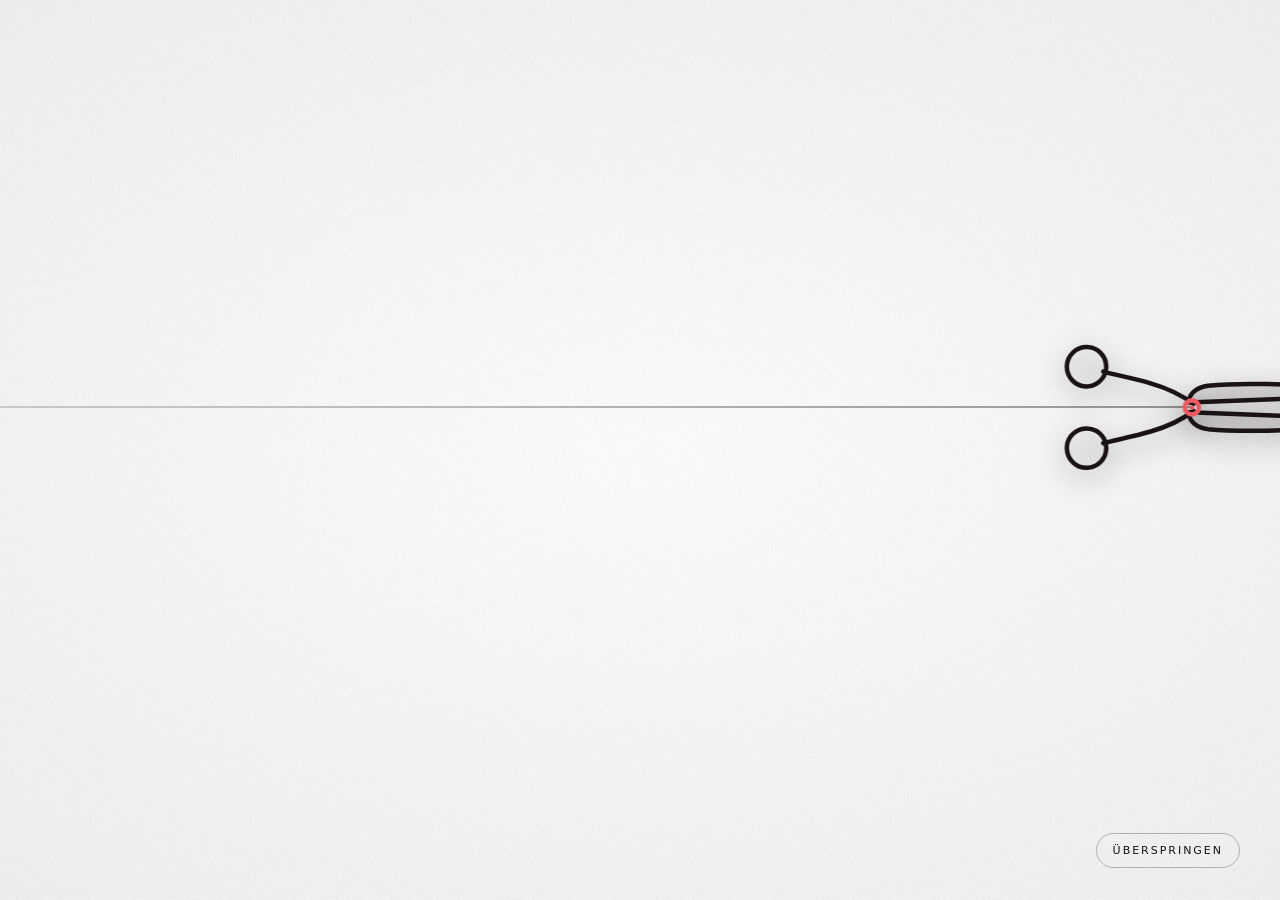
<file: animation.html>
<!doctype html>
<html lang="de">
<head>
<meta charset="utf-8">
<meta name="viewport" content="width=device-width,initial-scale=1">
<title>Italienische Schere – Hero-Intro</title>
<meta name="description" content="Intro-Animation für den Hero-Bereich: Die Schere schneidet ein Papier-Overlay auf und gibt das Logo frei.">

<!-- Optional: bessere Schrift, wenn online. Fallback-Serifen greifen sonst. -->
<!-- Schrift liegt lokal im Projekt, kein Aufruf bei Google (DSGVO). -->
<link rel="stylesheet" href="assets/fonts/fonts.css">

<style>
/* ============================================================
   FARBEN / BASIS
   Die Logo-Variablen sind dieselben wie in logo.svg:
   --ink = Strichfarbe, --paper = Flaeche hinter dem Logo,
   --accent = Rot. Hier in der Invers-Variante auf dunklem Grund.
   ============================================================ */
:root{
  --bg:#140C0D;
  --ink:#F7F3F2;
  --paper:#140C0D;
  --accent:#EC5A62;
  --sheet:#FFFFFF;      /* Papier-Overlay */
  --sheet-ink:#1A1214;
  --ease-out-quint:cubic-bezier(.22,1,.36,1);
}
*{box-sizing:border-box}
html,body{height:100%}
body{
  margin:0;
  background:var(--bg);
  color:var(--ink);
  font-family:"Cormorant Garamond",Didot,"Bodoni MT",Garamond,"Times New Roman",serif;
  -webkit-font-smoothing:antialiased;
  overflow:hidden;              /* waehrend des Intros; wird am Ende freigegeben */
}
body.intro-done{overflow:auto}

/* dezenter Lichtschein hinter dem Logo */
body::before{
  content:"";position:fixed;inset:0;pointer-events:none;z-index:0;
  background:radial-gradient(60% 55% at 50% 42%,rgba(206,43,55,.15),transparent 70%);
}

/* ============================================================
   HEADER
   ============================================================ */
.site-header{
  position:fixed;top:0;left:0;right:0;z-index:50;
  display:flex;align-items:center;justify-content:space-between;
  gap:24px;padding:18px clamp(18px,4vw,44px);
  opacity:0;transform:translateY(-8px);
  transition:opacity .7s ease,transform .7s var(--ease-out-quint);
}
body.intro-done .site-header{opacity:1;transform:none}
.header-logo{
  display:inline-flex;align-items:center;gap:14px;
  text-decoration:none;color:inherit;padding:6px 4px;border-radius:4px;
}
.header-logo svg{height:30px;width:auto;display:block;overflow:visible}
.header-logo .wordmark{
  font-size:15px;letter-spacing:.34em;text-transform:uppercase;
  white-space:nowrap;opacity:.92;
}
.hint{
  font-family:ui-sans-serif,system-ui,sans-serif;
  font-size:11px;letter-spacing:.16em;text-transform:uppercase;
  color:rgba(247,243,242,.42);
}
@media (max-width:640px){.hint{display:none}}
@media (max-width:480px){
  .header-logo svg{height:24px}
  .header-logo .wordmark{font-size:13px;letter-spacing:.22em}
}

/* ============================================================
   HERO / LOGO-BUEHNE
   ============================================================ */
.hero{
  position:relative;                 /* bewusst ohne z-index: sonst koennte
                                        die Schere nicht ueber dem Papier liegen */
  min-height:100vh;min-height:100svh;
  display:grid;place-items:center;padding:96px 4vw 72px;
}
.stage{
  position:relative;                 /* erzeugt KEINEN Stacking-Context */
  width:min(88vw,900px);aspect-ratio:640/400;
}
.stage svg{position:absolute;inset:0;width:100%;height:100%;display:block}
.logo-art{z-index:1}

/* Die Schere liegt ueber dem Papier-Overlay und wird als
   HTML-Element bewegt -> der SVG-Drehpunkt der Klingen bleibt unberuehrt. */
.scissors-art{
  z-index:40;overflow:visible;will-change:transform;
  transform-origin:67.2% 40.25%;     /* Schraube 430/161 */
  filter:drop-shadow(0 8px 14px rgba(14,8,9,.45));
  transition:filter .6s ease;
}
body.intro-done .scissors-art{filter:drop-shadow(0 0 0 rgba(14,8,9,0))}
/* bis das Intro startet (Schriften laden) bleibt die Schere verdeckt */
body.intro-armed .scissors-art{opacity:0}

/* Logo-Stile – identisch zu logo.svg */
.draw{fill:none;stroke:var(--ink);stroke-linecap:round;stroke-linejoin:round}
.blade{fill:var(--ink);fill-opacity:.08;stroke:var(--ink);stroke-width:3.2;
       stroke-linejoin:miter;stroke-miterlimit:12}
.limb{fill:none;stroke:var(--ink);stroke-width:3.2;stroke-linecap:round;stroke-linejoin:round}
.accent{stroke:var(--accent)}
.stage text{
  fill:var(--ink);text-anchor:middle;font-weight:500;
  font-family:"Cormorant Garamond",Didot,"Bodoni MT",Garamond,"Times New Roman",serif;
}
/* Solange die Schere ueber dem weissen Papier liegt, zeichnet sie in
   Papier-Tinte; mit dem Freigeben des Logos wechselt sie auf die Logo-Farbe. */
.scissors-art .blade,
.scissors-art .limb:not(.accent){stroke:var(--sheet-ink);transition:stroke .5s ease}
.scissors-art .blade{fill:var(--sheet-ink);transition:stroke .5s ease,fill .5s ease}
body.intro-lit .scissors-art .blade,
body.intro-lit .scissors-art .limb:not(.accent){stroke:var(--ink)}
body.intro-lit .scissors-art .blade{fill:var(--ink)}
.no-trans *{transition:none!important}

/* Drehpunkt der Scherenhaelften = Schraube (430/161 im viewBox) */
.scissors-art #blade-top,
.scissors-art #blade-bottom{transform-box:view-box;transform-origin:430px 161px}

/* Startzustand des Intros (wird von JS bzw. noscript aufgehoben) */
#frame-outer,#frame-inner,#frame-rule{stroke-dasharray:100;stroke-dashoffset:100}
#wordmark-eyebrow,#wordmark-line-1,#wordmark-line-2{opacity:0}

/* ============================================================
   PAPIER-OVERLAY
   ============================================================ */
.paper{position:fixed;inset:0;z-index:30;overflow:hidden}
.paper-half{
  position:absolute;left:0;right:0;
  background:var(--sheet);
  will-change:transform;
  background-image:
    radial-gradient(120% 100% at 50% 50%,rgba(255,255,255,.55),rgba(0,0,0,.05)),
    url("data:image/svg+xml,%3Csvg xmlns='http://www.w3.org/2000/svg' width='160' height='160'%3E%3Cfilter id='n'%3E%3CfeTurbulence type='fractalNoise' baseFrequency='.85' numOctaves='2'/%3E%3C/filter%3E%3Crect width='160' height='160' filter='url(%23n)' opacity='.38'/%3E%3C/svg%3E");
  background-blend-mode:normal,multiply;
  background-size:100vw 100vh,160px 160px;   /* Textur laeuft ueber die Kante durch */
}
.paper-top{top:0;height:var(--cut,50%);background-position:0 0,0 0}
.paper-bottom{top:var(--cut,50%);bottom:0;
  background-position:0 calc(-1 * var(--cut,50%)),0 calc(-1 * var(--cut,50%))}
/* Schnittkanten: feine Kante + weicher Schlagschatten */
.paper-top::after,.paper-bottom::before{
  content:"";position:absolute;left:0;right:0;height:26px;pointer-events:none;
  opacity:var(--edge,0);transition:opacity .28s ease;
}
.paper-top::after{
  bottom:0;
  background:linear-gradient(to bottom,transparent,rgba(26,18,20,.14));
  border-bottom:1px solid rgba(26,18,20,.30);
}
.paper-bottom::before{
  top:0;
  background:linear-gradient(to top,transparent,rgba(255,255,255,.65));
  border-top:1px solid rgba(26,18,20,.14);
}
.cut-trace{
  position:absolute;left:0;top:var(--cut,50%);width:100%;height:2px;z-index:2;
  margin-top:-1px;transform:scaleX(0);transform-origin:0 50%;
  background:linear-gradient(90deg,rgba(26,18,20,.18),rgba(26,18,20,.42));
}

/* ============================================================
   BEDIENELEMENTE
   ============================================================ */
.controls{position:fixed;right:clamp(16px,4vw,40px);bottom:clamp(16px,4vw,32px);z-index:60}
.btn{
  font-family:ui-sans-serif,system-ui,sans-serif;
  font-size:11px;letter-spacing:.18em;text-transform:uppercase;
  padding:10px 16px;border-radius:999px;cursor:pointer;
  background:transparent;transition:opacity .4s ease,border-color .3s ease,color .3s ease;
}
.btn-skip{color:var(--sheet-ink);border:1px solid rgba(26,18,20,.28)}
.btn-skip:hover{border-color:rgba(26,18,20,.6)}
.btn-replay{color:rgba(247,243,242,.55);border:1px solid rgba(247,243,242,.22)}
.btn-replay:hover{color:var(--ink);border-color:rgba(247,243,242,.5)}
.btn-replay{display:none}
body.intro-done .btn-skip{display:none}
body.intro-done .btn-replay{display:inline-block}
:focus-visible{outline:2px solid var(--accent);outline-offset:3px}

/* ============================================================
   HOVER-VARIANTE IM HEADER: einmal kurz schnippen
   ============================================================ */
.header-logo svg #h-blade-top,
.header-logo svg #h-blade-bottom{
  transform-box:view-box;transform-origin:94px 44px;   /* Schraube im eigenen viewBox */
}
.header-logo:hover #h-blade-top,
.header-logo:focus-visible #h-blade-top{animation:snip-top .52s both}
.header-logo:hover #h-blade-bottom,
.header-logo:focus-visible #h-blade-bottom{animation:snip-bottom .52s both}
@keyframes snip-top{
  0%{transform:rotate(0deg);animation-timing-function:cubic-bezier(.16,.84,.44,1)}
  48%{transform:rotate(-12deg);animation-timing-function:cubic-bezier(.55,0,.85,.35)}
  100%{transform:rotate(0deg)}
}
@keyframes snip-bottom{
  0%{transform:rotate(0deg);animation-timing-function:cubic-bezier(.16,.84,.44,1)}
  48%{transform:rotate(12deg);animation-timing-function:cubic-bezier(.55,0,.85,.35)}
  100%{transform:rotate(0deg)}
}

/* ============================================================
   REDUZIERTE BEWEGUNG: Logo sofort statisch, kein Schnippen
   ============================================================ */
@media (prefers-reduced-motion:reduce){
  .paper{display:none!important}
  .scissors-art{filter:none;transition:none}
  .site-header{transition:none}
  .header-logo:hover #h-blade-top,.header-logo:hover #h-blade-bottom,
  .header-logo:focus-visible #h-blade-top,.header-logo:focus-visible #h-blade-bottom{animation:none}
  .btn-replay{display:none!important}
}
</style>

<noscript><style>
  .paper{display:none}
  #frame-outer,#frame-inner,#frame-rule{stroke-dashoffset:0}
  #wordmark-eyebrow,#wordmark-line-1,#wordmark-line-2{opacity:1}
  .site-header{opacity:1;transform:none}
  .scissors-art{opacity:1}
  .controls{display:none}
  body{overflow:auto}
</style></noscript>
</head>

<body class="intro-pending intro-armed">

<!-- ============================ HEADER ============================ -->
<header class="site-header">
  <a class="header-logo" href="#" aria-label="Italienische Schere – Startseite">
    <!-- Ausschnitt aus dem Logo: nur die Schere, in ein eigenes 0-basiertes
         Koordinatensystem versetzt (Original minus 336/117). Dadurch gilt hier
         wie im Hero: transform-origin = Drehpunkt in den eigenen Nutzerkoordinaten. -->
    <svg viewBox="0 0 240 88" aria-hidden="true">
      <g id="h-blade-bottom">
        <path class="blade" d="M 92,47.5 L 236,47.5 C 210,53 182,56.5 148,58.5 C 132,59.4 116,59.6 106,59 C 99,58.4 92,54.5 92,47.5 Z"/>
        <path class="limb" d="M 95,41.5 C 86,35 76,31 64,28 C 52,25 39,23 30,21"/>
        <circle class="limb" cx="18" cy="18" r="14"/>
      </g>
      <g id="h-blade-top">
        <path class="blade" d="M 92,40.5 L 236,40.5 C 210,35 182,31.5 148,29.5 C 132,28.6 116,28.4 106,29 C 99,29.6 92,33.5 92,40.5 Z"/>
        <path class="limb" d="M 95,46.5 C 86,53 76,57 64,60 C 52,63 39,65 30,67"/>
        <circle class="limb" cx="18" cy="70" r="14"/>
      </g>
      <circle class="limb accent" cx="94" cy="44" r="5" stroke-width="2.2" fill="var(--paper)"/>
      <circle cx="94" cy="44" r="1.6" fill="var(--accent)"/>
    </svg>
    <span class="wordmark">Italienische Schere</span>
  </a>
  <span class="hint">Hover über das Logo&nbsp;→&nbsp;Schnipp</span>
</header>

<!-- ============================ HERO ============================ -->
<section class="hero">
  <div class="stage" role="img" aria-label="Logo: Barber Italienische Schere">

    <!-- Rahmen + Schriftzug -->
    <svg class="logo-art" viewBox="0 0 640 400" aria-hidden="true">
      <g id="logo-frame">
        <path id="frame-outer" class="draw" pathLength="100" stroke-width="2.4"
              d="M 30,30 H 610 V 370 H 30 Z"/>
        <path id="frame-inner" class="draw accent" pathLength="100" stroke-width="1.1" opacity=".6"
              d="M 42,42 H 598 V 358 H 42 Z"/>
        <path id="frame-rule" class="draw accent" pathLength="100" stroke-width="1.8"
              d="M 78,161 H 328"/>
      </g>
      <g id="logo-wordmark">
        <text id="wordmark-eyebrow" x="325.5" y="76" font-size="17" letter-spacing="11">BARBER</text>
        <text id="wordmark-line-1" x="326.5" y="258" font-size="25" letter-spacing="13">ITALIENISCHE</text>
        <text id="wordmark-line-2" x="327" y="330" font-size="74" letter-spacing="14">SCHERE</text>
      </g>
    </svg>

    <!-- Schere (eigene Ebene, liegt ueber dem Papier) -->
    <svg class="scissors-art" viewBox="0 0 640 400" aria-hidden="true">
      <g id="logo-scissors">
        <g id="blade-bottom">
          <path class="blade" d="M 428,164.5 L 572,164.5 C 546,170 518,173.5 484,175.5 C 468,176.4 452,176.6 442,176 C 435,175.4 428,171.5 428,164.5 Z"/>
          <path class="limb" d="M 431,158.5 C 422,152 412,148 400,145 C 388,142 375,140 366,138"/>
          <circle class="limb" cx="354" cy="135" r="14"/>
        </g>
        <g id="blade-top">
          <path class="blade" d="M 428,157.5 L 572,157.5 C 546,152 518,148.5 484,146.5 C 468,145.6 452,145.4 442,146 C 435,146.6 428,150.5 428,157.5 Z"/>
          <path class="limb" d="M 431,163.5 C 422,170 412,174 400,177 C 388,180 375,182 366,184"/>
          <circle class="limb" cx="354" cy="187" r="14"/>
        </g>
        <g id="scissors-screw">
          <circle class="limb accent" cx="430" cy="161" r="5" stroke-width="2.2" fill="var(--paper)"/>
          <circle cx="430" cy="161" r="1.6" fill="var(--accent)"/>
        </g>
      </g>
    </svg>

  </div>
</section>

<!-- ============================ PAPIER ============================ -->
<div class="paper" id="paper" aria-hidden="true">
  <div class="paper-half paper-top" id="paper-top"></div>
  <div class="paper-half paper-bottom" id="paper-bottom"></div>
  <div class="cut-trace" id="cut-trace"></div>
</div>

<!-- ============================ CONTROLS ============================ -->
<div class="controls">
  <button class="btn btn-skip" id="skip" type="button">Überspringen</button>
  <button class="btn btn-replay" id="replay" type="button">Animation erneut abspielen</button>
</div>

<script>
(function(){
  "use strict";

  /* ---------- Elemente ---------- */
  const $ = function(id){ return document.getElementById(id); };
  const body      = document.body,
        stage     = document.querySelector('.stage'),
        scissors  = document.querySelector('.scissors-art'),
        bladeTop  = $('blade-top'),
        bladeBot  = $('blade-bottom'),
        paper     = $('paper'),
        halfTop   = $('paper-top'),
        halfBot   = $('paper-bottom'),
        trace     = $('cut-trace'),
        frameOut  = $('frame-outer'),
        frameIn   = $('frame-inner'),
        frameRule = $('frame-rule'),
        eyebrow   = $('wordmark-eyebrow'),
        line1     = $('wordmark-line-1'),
        line2     = $('wordmark-line-2'),
        btnSkip   = $('skip'),
        btnReplay = $('replay');

  /* ---------- Taktung (Sekunden), gesamt < 3 s ---------- */
  const T = {
    travel:[0.06,1.34],   // Schere faehrt schneidend durchs Bild
    traceOut:[1.30,0.28],
    split:[1.30,0.95],    // Papierhaelften gleiten auseinander
    fade:[1.60,0.62],
    ret:[1.50,1.08],      // Schere nimmt ihren Platz im Logo ein
    snap:[2.34,0.44],     // letztes, leises Schnippen
    fOut:[1.42,0.88],
    fIn:[1.74,0.62],
    rule:[1.66,0.74],
    w0:[1.84,0.50],
    w1:[1.94,0.55],
    w2:[2.04,0.62]
  };
  const TOTAL = 2.80;
  const SNIPS = 4, SNIP_ANGLE = 11, SNAP_ANGLE = 6.5;

  /* ---------- Easing ---------- */
  const easeOutCubic = function(t){ return 1-Math.pow(1-t,3); },
        easeInQuad   = function(t){ return t*t; },
        easeOutQuint = function(t){ return 1-Math.pow(1-t,5); },
        easeInOutSine= function(t){ return -(Math.cos(Math.PI*t)-1)/2; };
  const lerp = function(a,b,t){ return a+(b-a)*t; };
  const clamp01 = function(v){ return v<0?0:v>1?1:v; };

  /* Fortschritt einer Spur: null = noch nicht gestartet */
  function seg(t,spec,ease){
    if(t<=spec[0]) return null;
    return (ease||easeOutCubic)(Math.min(1,(t-spec[0])/spec[1]));
  }
  /* ein Schnipp: ruhig oeffnen, schnell schliessen */
  const OPEN = .58;
  function snipWave(p,n){
    const ph = (p*n)%1;
    return ph<OPEN ? easeOutCubic(ph/OPEN) : 1-easeInQuad((ph-OPEN)/(1-OPEN));
  }

  /* ---------- Masse ---------- */
  const M = {};
  function measure(){
    const r = stage.getBoundingClientRect(), vw = window.innerWidth, vh = window.innerHeight;
    const px = function(x){ return r.left + (x/640)*r.width; };   // viewBox-x -> Bildschirm
    M.vw = vw;
    M.cut   = r.top + (161/400)*r.height;    // Schnittlinie = Klingenebene
    M.screw = px(430);
    M.start = -60 - px(572);                 // Klingenspitze knapp links ausserhalb
    M.end   =  vw + 60 - px(340);            // Ringe knapp rechts ausserhalb
    M.split = Math.max(130, vh*0.26);
    paper.style.setProperty('--cut', M.cut+'px');
  }

  /* ---------- Setter ---------- */
  function placeScissors(x,r){
    scissors.style.transform = 'translate3d('+x.toFixed(2)+'px,0,0) rotate('+r.toFixed(3)+'deg)';
  }
  function traceTo(x){
    trace.style.transform = 'scaleX('+clamp01((M.screw+x)/M.vw).toFixed(4)+')';
  }
  function setBlades(a){
    bladeTop.style.transform = 'rotate('+(-a).toFixed(3)+'deg)';
    bladeBot.style.transform = 'rotate('+a.toFixed(3)+'deg)';
  }
  function dash(el,p){ el.style.strokeDashoffset = (100*(1-p)).toFixed(2); }
  function rise(el,p,dy){
    el.style.opacity = p.toFixed(3);
    el.style.transform = 'translateY('+((1-p)*dy).toFixed(2)+'px)';
  }

  /* ---------- Frame-Rendering ---------- */
  function render(t){
    let p,u;
    /* 1. Schere faehrt schneidend von links durchs Bild */
    if((p=seg(t,T.travel,easeInOutSine))!==null){
      const x = lerp(M.start,M.end,p);
      placeScissors(x,0);
      traceTo(x);                                  // Schnittspur waechst mit
    }
    /* 3. Schere nimmt ihren Platz im Logo ein */
    if((p=seg(t,T.ret,easeOutQuint))!==null) placeScissors(lerp(M.end,0,p),lerp(-3.2,0,p));

    /* Klingen: mehrfaches Schnippen waehrend der Fahrt, einmal leise beim Absetzen */
    if(t>T.travel[0]){
      u = Math.min(1,(t-T.travel[0])/T.travel[1]);
      setBlades(SNIP_ANGLE*snipWave(u,SNIPS));
    }
    if(t>T.snap[0]){
      u = Math.min(1,(t-T.snap[0])/T.snap[1]);
      setBlades(SNAP_ANGLE*snipWave(u,1));
    }

    if((p=seg(t,T.traceOut,easeOutCubic))!==null) trace.style.opacity = (1-p).toFixed(3);
    if((p=seg(t,T.split,easeOutCubic))!==null){
      halfTop.style.transform = 'translate3d(0,'+(-p*M.split).toFixed(2)+'px,0)';
      halfBot.style.transform = 'translate3d(0,'+( p*M.split).toFixed(2)+'px,0)';
    }
    if((p=seg(t,T.fade,easeOutCubic))!==null) paper.style.opacity = (1-p).toFixed(3);
    paper.style.setProperty('--edge', t>=T.split[0] ? '1' : '0');
    body.classList.toggle('intro-lit', t>=T.fade[0]);

    if((p=seg(t,T.fOut,easeOutCubic))!==null) dash(frameOut,p);
    if((p=seg(t,T.fIn,easeOutCubic))!==null)  dash(frameIn,p);
    if((p=seg(t,T.rule,easeOutCubic))!==null) dash(frameRule,p);
    if((p=seg(t,T.w0,easeOutCubic))!==null)   rise(eyebrow,p,-8);
    if((p=seg(t,T.w1,easeOutCubic))!==null)   rise(line1,p,10);
    if((p=seg(t,T.w2,easeOutCubic))!==null)   rise(line2,p,14);
  }

  /* ---------- Ausgangszustand ---------- */
  function reset(){
    body.classList.add('no-trans');          // Farbwechsel beim Neustart nicht nachziehen
    requestAnimationFrame(function(){ body.classList.remove('no-trans'); });
    measure();
    placeScissors(M.start,0); traceTo(M.start); setBlades(0);
    paper.style.opacity = 1; paper.style.display = '';
    trace.style.opacity = 1; trace.style.transform = 'scaleX(0)';
    halfTop.style.transform = halfBot.style.transform = 'translate3d(0,0,0)';
    [frameOut,frameIn,frameRule].forEach(function(el){ el.style.strokeDashoffset = 100; });
    [eyebrow,line1,line2].forEach(function(el){ el.style.opacity = 0; el.style.transform = ''; });
    body.classList.remove('intro-done','intro-lit');
    body.classList.add('intro-pending');
    paper.style.setProperty('--edge','0');
  }

  function finish(){
    body.classList.add('no-trans');          // kein Nachziehen beim Direktsprung
    render(TOTAL);
    requestAnimationFrame(function(){ body.classList.remove('no-trans'); });
    paper.style.display = 'none';
    body.classList.remove('intro-pending');
    body.classList.add('intro-done');
  }

  /* ---------- Abspielen ---------- */
  let raf = 0, t0 = 0, ff = null, playing = false;
  function tick(ts){
    if(!t0) t0 = ts;
    let t = (ts-t0)/1000;
    if(ff){ t = lerp(ff.from,TOTAL,easeOutCubic(Math.min(1,(ts-ff.at)/ff.dur))); }
    if(t>=TOTAL){ playing = false; ff = null; finish(); return; }
    render(t);
    raf = requestAnimationFrame(tick);
  }
  function play(){
    cancelAnimationFrame(raf);
    reset(); playing = true; t0 = 0; ff = null;
    raf = requestAnimationFrame(tick);
  }
  function skip(){
    if(!playing || ff) return;
    ff = { at:performance.now(), from:(performance.now()-t0)/1000, dur:360 };
  }

  /* ---------- Start ---------- */
  const reduced = window.matchMedia('(prefers-reduced-motion: reduce)');
  function seen(){ try{ return sessionStorage.getItem('is-intro')==='1'; }catch(e){ return false; } }
  function markSeen(){ try{ sessionStorage.setItem('is-intro','1'); }catch(e){} }

  function boot(){
    measure();
    body.classList.remove('intro-armed');
    if(reduced.matches || seen()){ finish(); return; }   // sofort statisch
    markSeen();                                          // nur einmal pro Besuch
    play();
  }

  window.addEventListener('resize', function(){
    measure();
    if(!playing) placeScissors(0,0);      // ruhender Zustand: Schere im Logo
  });
  btnSkip.addEventListener('click', skip);
  paper.addEventListener('click', skip);
  document.addEventListener('keydown', function(e){ if(e.key==='Escape') skip(); });
  btnReplay.addEventListener('click', function(){
    if(reduced.matches) return;
    play();
  });

  /* Schriftlaufzeit kurz abwarten, damit der Schriftzug nicht umspringt */
  const ready = document.fonts && document.fonts.ready
    ? Promise.race([document.fonts.ready, new Promise(function(r){ setTimeout(r,500); })])
    : Promise.resolve();
  ready.then(boot);

  /* Fuer Integration & QA: window.HeroIntro.play() / .finish() / .render(t) */
  window.HeroIntro = { play:play, finish:finish, reset:reset, render:render,
                       measure:measure, skip:skip, duration:TOTAL };
})();
</script>
</body>
</html>
</file>
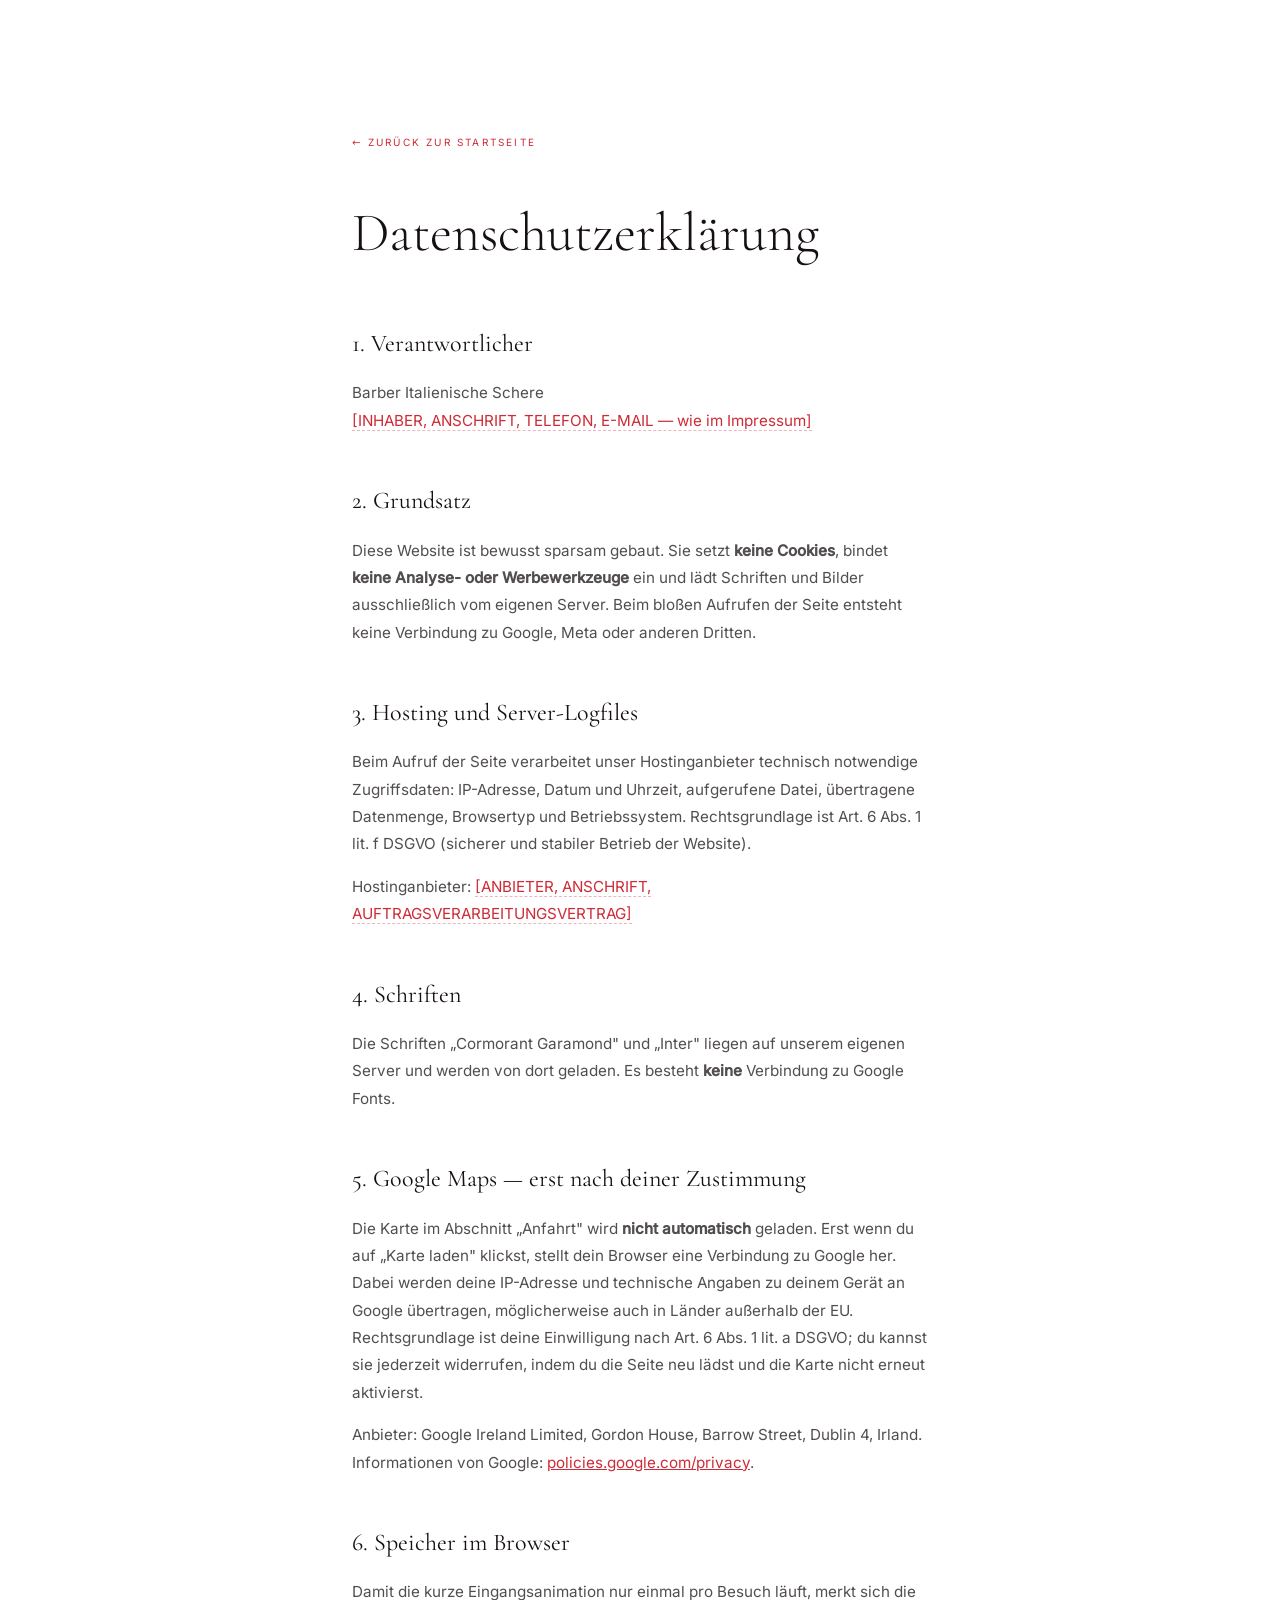
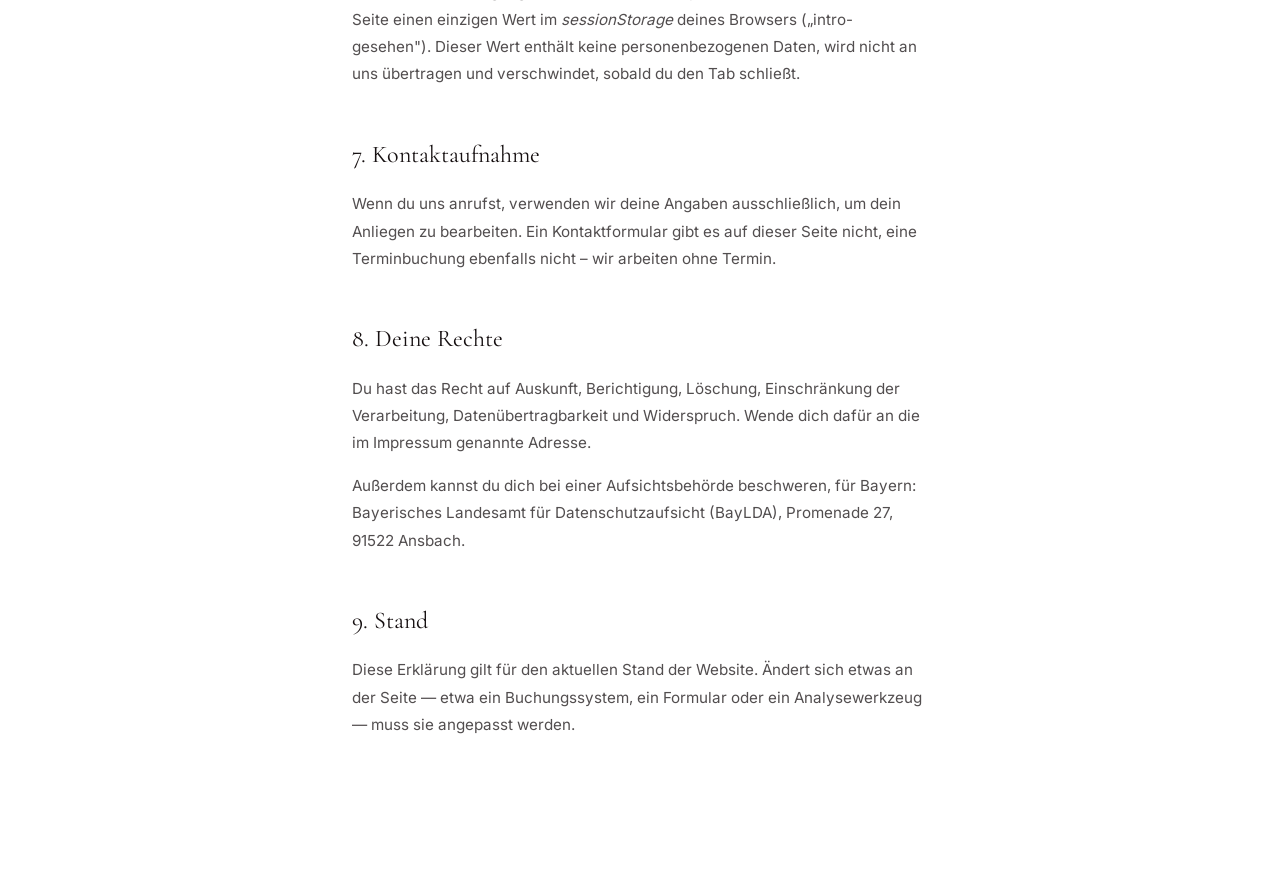
<file: datenschutz.html>
<!doctype html>
<html lang="de">
<head>
<meta charset="utf-8">
<meta name="viewport" content="width=device-width, initial-scale=1">
<title>Datenschutz – Barber Italienische Schere</title>
<meta name="description" content="Datenschutzerklärung der Barber Italienische Schere, Herrenfriseur in Bad Reichenhall.">
<meta name="robots" content="noindex, follow">
<meta name="theme-color" content="#140c0d">
<link rel="icon" href="logo.svg" type="image/svg+xml">
<link rel="stylesheet" href="assets/fonts/fonts.css">
<link rel="stylesheet" href="assets/css/style.css">
</head>
<body>
<main class="legal-page">
  <div class="wrap">
    <a class="legal-back" href="index.html">&larr; Zurück zur Startseite</a>
    <h1>Datenschutz&shy;erklärung</h1>

    <!-- TODO: Diese Erklärung beschreibt den tatsächlich gebauten Stand der
         Seite. Zu ergänzen sind der Verantwortliche und der Hostinganbieter.
         Vor dem Livegang bitte rechtlich prüfen lassen. Kommt später ein
         Facebook-Baustein (Feed, Like-Button) dazu, muss er hier genannt
         werden — ein reiner Link zu Facebook muss es nicht. -->

    <h2>1. Verantwortlicher</h2>
    <p>
      Barber Italienische Schere<br>
      <span class="todo">[INHABER, ANSCHRIFT, TELEFON, E-MAIL — wie im Impressum]</span>
    </p>

    <h2>2. Grundsatz</h2>
    <p>
      Diese Website ist bewusst sparsam gebaut. Sie setzt <strong>keine Cookies</strong>,
      bindet <strong>keine Analyse- oder Werbewerkzeuge</strong> ein und lädt
      Schriften und Bilder ausschließlich vom eigenen Server. Beim bloßen
      Aufrufen der Seite entsteht keine Verbindung zu Google, Meta oder anderen
      Dritten.
    </p>

    <h2>3. Hosting und Server-Logfiles</h2>
    <p>
      Beim Aufruf der Seite verarbeitet unser Hostinganbieter technisch
      notwendige Zugriffsdaten: IP-Adresse, Datum und Uhrzeit, aufgerufene
      Datei, übertragene Datenmenge, Browsertyp und Betriebssystem.
      Rechtsgrundlage ist Art. 6 Abs. 1 lit. f DSGVO (sicherer und stabiler
      Betrieb der Website).
    </p>
    <p>Hostinganbieter: <span class="todo">[ANBIETER, ANSCHRIFT, AUFTRAGSVERARBEITUNGSVERTRAG]</span></p>

    <h2>4. Schriften</h2>
    <p>
      Die Schriften „Cormorant Garamond" und „Inter" liegen auf unserem eigenen
      Server und werden von dort geladen. Es besteht <strong>keine</strong>
      Verbindung zu Google Fonts.
    </p>

    <h2>5. Google Maps — erst nach deiner Zustimmung</h2>
    <p>
      Die Karte im Abschnitt „Anfahrt" wird <strong>nicht automatisch</strong>
      geladen. Erst wenn du auf „Karte laden" klickst, stellt dein Browser eine
      Verbindung zu Google her. Dabei werden deine IP-Adresse und technische
      Angaben zu deinem Gerät an Google übertragen, möglicherweise auch in
      Länder außerhalb der EU. Rechtsgrundlage ist deine Einwilligung nach
      Art. 6 Abs. 1 lit. a DSGVO; du kannst sie jederzeit widerrufen, indem du
      die Seite neu lädst und die Karte nicht erneut aktivierst.
    </p>
    <p>
      Anbieter: Google Ireland Limited, Gordon House, Barrow Street, Dublin 4,
      Irland. Informationen von Google:
      <a href="https://policies.google.com/privacy" target="_blank" rel="noopener">policies.google.com/privacy</a>.
    </p>

    <h2>6. Speicher im Browser</h2>
    <p>
      Damit die kurze Eingangsanimation nur einmal pro Besuch läuft, merkt sich
      die Seite einen einzigen Wert im <em>sessionStorage</em> deines Browsers
      („intro-gesehen"). Dieser Wert enthält keine personenbezogenen Daten,
      wird nicht an uns übertragen und verschwindet, sobald du den Tab
      schließt.
    </p>

    <h2>7. Kontaktaufnahme</h2>
    <p>
      Wenn du uns anrufst, verwenden wir deine Angaben ausschließlich, um dein
      Anliegen zu bearbeiten. Ein Kontaktformular gibt es auf dieser Seite
      nicht, eine Terminbuchung ebenfalls nicht &ndash; wir arbeiten ohne Termin.
    </p>

    <h2>8. Deine Rechte</h2>
    <p>
      Du hast das Recht auf Auskunft, Berichtigung, Löschung, Einschränkung der
      Verarbeitung, Datenübertragbarkeit und Widerspruch. Wende dich dafür an
      die im Impressum genannte Adresse.
    </p>
    <p>
      Außerdem kannst du dich bei einer Aufsichtsbehörde beschweren, für Bayern:
      Bayerisches Landesamt für Datenschutzaufsicht (BayLDA), Promenade 27,
      91522 Ansbach.
    </p>

    <h2>9. Stand</h2>
    <p>
      Diese Erklärung gilt für den aktuellen Stand der Website. Ändert sich
      etwas an der Seite — etwa ein Buchungssystem, ein Formular oder ein
      Analysewerkzeug — muss sie angepasst werden.
    </p>
  </div>
</main>
</body>
</html>
</file>
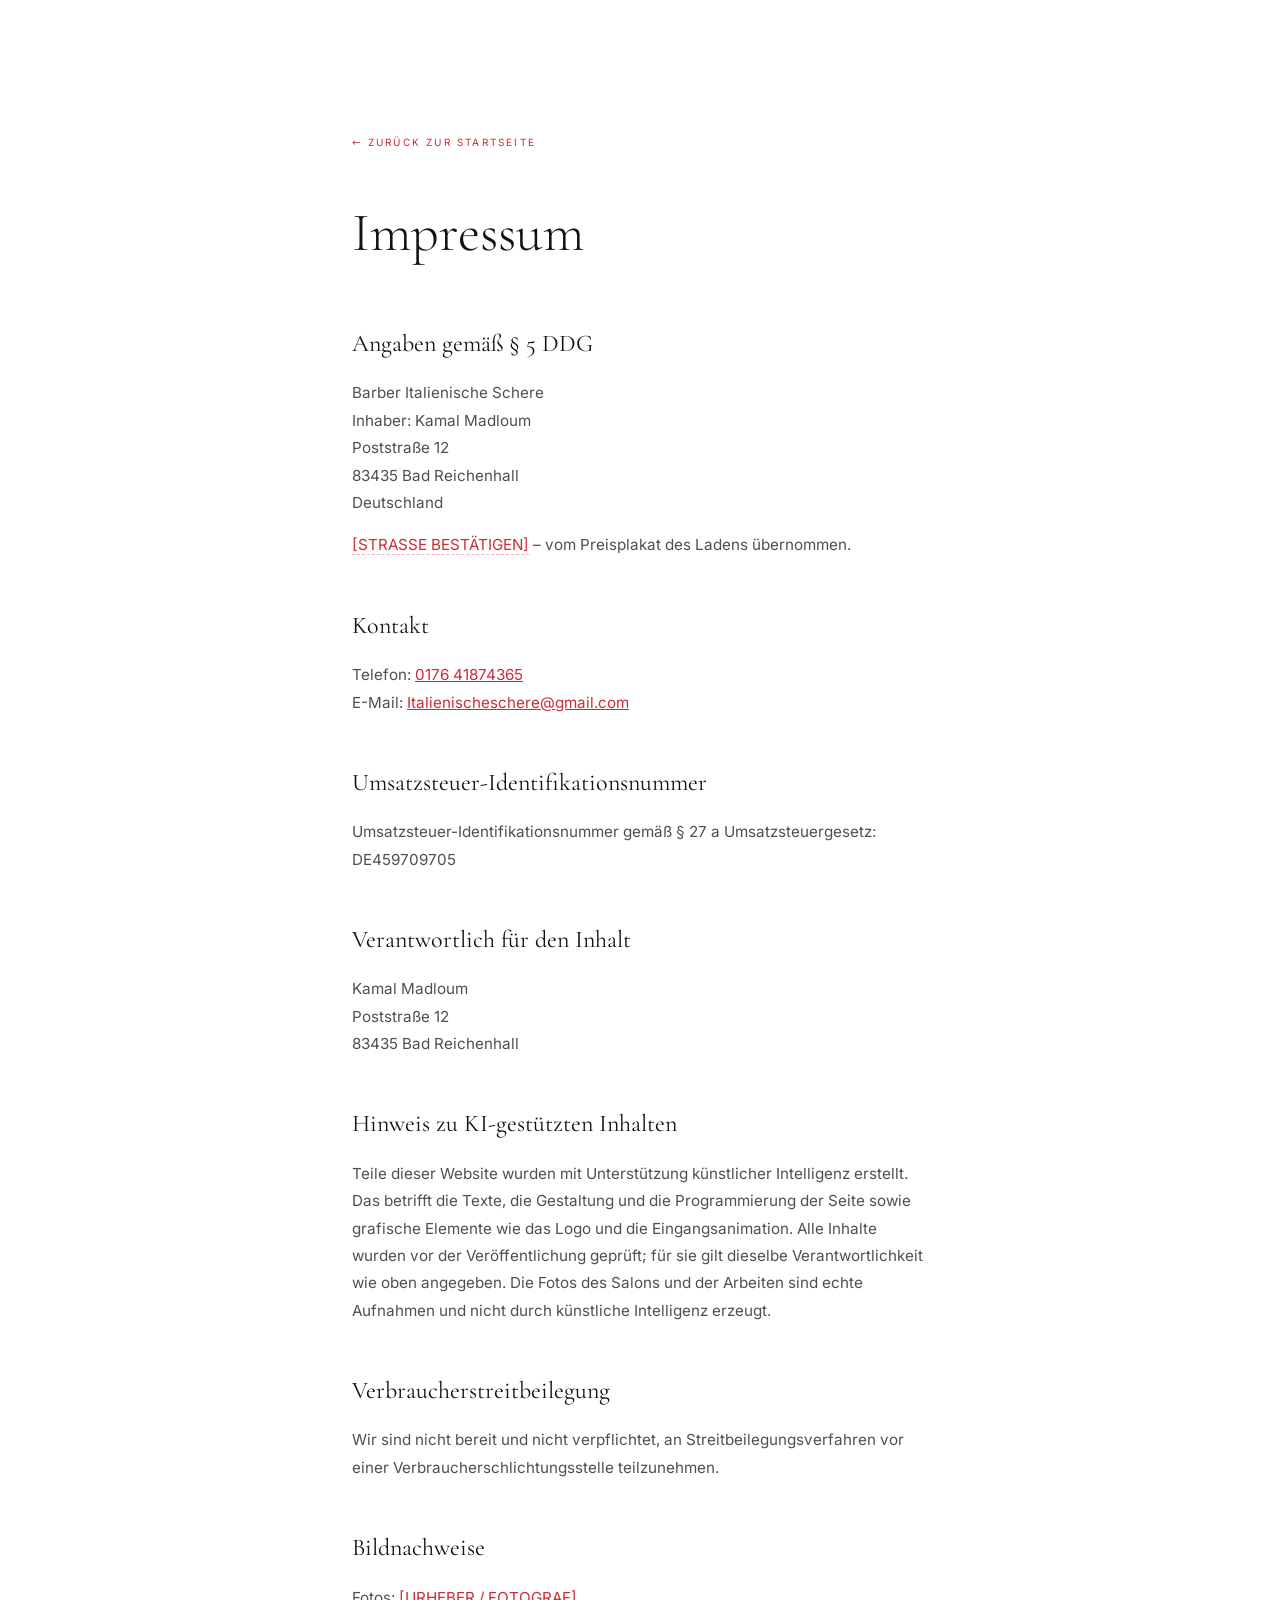
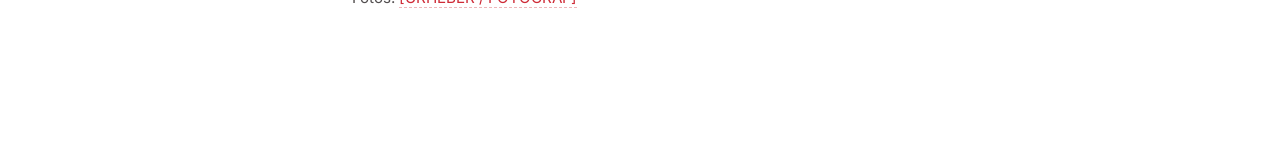
<file: impressum.html>
<!doctype html>
<html lang="de">
<head>
<meta charset="utf-8">
<meta name="viewport" content="width=device-width, initial-scale=1">
<title>Impressum – Barber Italienische Schere</title>
<meta name="description" content="Impressum der Barber Italienische Schere, Herrenfriseur in Bad Reichenhall.">
<meta name="robots" content="noindex, follow">
<meta name="theme-color" content="#140c0d">
<link rel="icon" href="logo.svg" type="image/svg+xml">
<link rel="stylesheet" href="assets/fonts/fonts.css">
<link rel="stylesheet" href="assets/css/style.css">
</head>
<body>
<main class="legal-page">
  <div class="wrap">
    <a class="legal-back" href="index.html">&larr; Zurück zur Startseite</a>
    <h1>Impressum</h1>

    <h2>Angaben gemäß § 5 DDG</h2>
    <p>
      Barber Italienische Schere<br>
      Inhaber: Kamal Madloum<br>
      Poststraße 12<br>
      83435 Bad Reichenhall<br>
      Deutschland
    </p>
    <!-- TODO: Straße bestätigen — vom Preisplakat des Ladens übernommen. -->
    <p>
      <span class="todo">[STRASSE BESTÄTIGEN]</span> &ndash; vom Preisplakat des
      Ladens übernommen.
    </p>

    <h2>Kontakt</h2>
    <p>
      Telefon: <a class="legal-link" href="tel:+4917641874365">0176 41874365</a><br>
      E-Mail: <a class="legal-link" href="mailto:Italienischeschere@gmail.com">Italienischeschere@gmail.com</a>
    </p>

    <h2>Umsatzsteuer-Identifikationsnummer</h2>
    <!-- TODO: Die Nummer wurde als „Steuernummer" übergeben, hat aber das Format
         einer Umsatzsteuer-Identifikationsnummer (DE + neun Ziffern) und steht
         deshalb hier. Die Steuernummer des Finanzamts sieht anders aus
         (z. B. 163/123/45678) und muss nicht ins Impressum. Bitte einmal
         prüfen; falls es doch die Steuernummer ist, Überschrift und Absatz
         entsprechend ändern. -->
    <p>
      Umsatzsteuer-Identifikationsnummer gemäß § 27 a Umsatzsteuergesetz:<br>
      DE459709705
    </p>

    <h2>Verantwortlich für den Inhalt</h2>
    <p>
      Kamal Madloum<br>
      Poststraße 12<br>
      83435 Bad Reichenhall
    </p>

    <h2>Hinweis zu KI-gestützten Inhalten</h2>
    <!-- TODO: Sollten später KI-generierte Fotos dazukommen, den letzten Satz
         streichen und die Bilder an der Stelle benennen. Stand jetzt sind alle
         Fotos auf der Seite echte Aufnahmen aus dem Salon. -->
    <p>
      Teile dieser Website wurden mit Unterstützung künstlicher Intelligenz
      erstellt. Das betrifft die Texte, die Gestaltung und die Programmierung
      der Seite sowie grafische Elemente wie das Logo und die Eingangs&shy;animation.
      Alle Inhalte wurden vor der Veröffentlichung geprüft; für sie gilt dieselbe
      Verantwortlichkeit wie oben angegeben. Die Fotos des Salons und der Arbeiten
      sind echte Aufnahmen und nicht durch künstliche Intelligenz erzeugt.
    </p>

    <h2>Verbraucherstreitbeilegung</h2>
    <p>
      Wir sind nicht bereit und nicht verpflichtet, an Streitbeilegungsverfahren
      vor einer Verbraucherschlichtungsstelle teilzunehmen.
    </p>

    <h2>Bildnachweise</h2>
    <!-- TODO: Wer die Fotos gemacht hat. Falls sie selbst aufgenommen wurden,
         reicht „Eigene Aufnahmen". -->
    <p>
      Fotos: <span class="todo">[URHEBER / FOTOGRAF]</span>
    </p>
  </div>
</main>
</body>
</html>
</file>
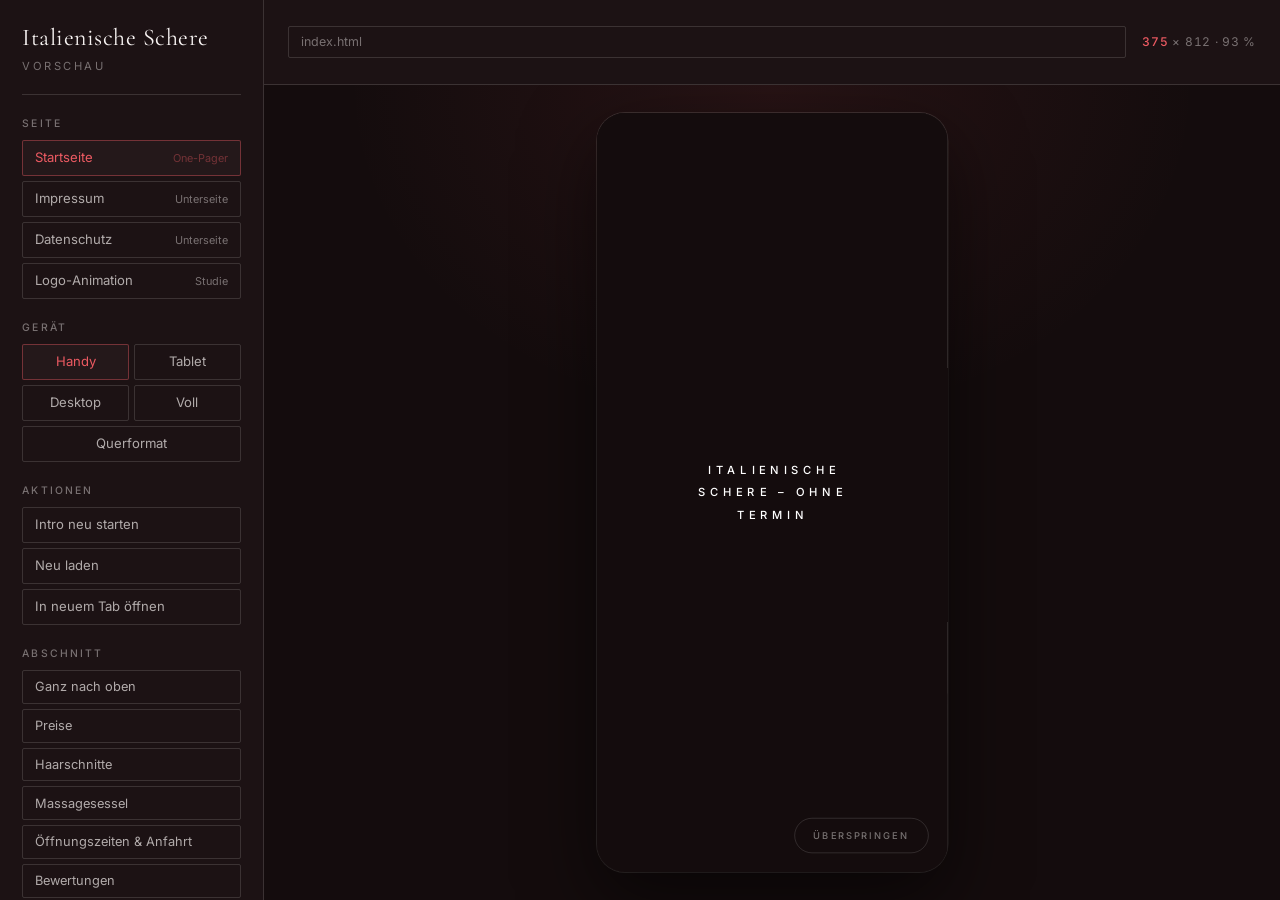
<file: vorschau.html>
<!doctype html>
<html lang="de">
<head>
<meta charset="utf-8">
<meta name="viewport" content="width=device-width, initial-scale=1">
<title>Vorschau – Barber Italienische Schere</title>
<meta name="robots" content="noindex, nofollow">

<!-- =====================================================================
     VORSCHAU — Werkzeug zum Durchklicken, gehört NICHT zur Website.
     Vor dem Hochladen kann diese Datei gelöscht werden; sie wird von
     keiner anderen Seite verlinkt.

     Am besten über einen lokalen Server öffnen, dann funktioniert alles:
         npx http-server -p 3200 -s
         http://localhost:3200/vorschau.html
     Per Doppelklick (file://) klappt das Durchklicken auch, nur
     „Intro neu starten" bleibt dann gesperrt — der Browser lässt
     Skripte nicht in den Rahmen hineingreifen.
     ===================================================================== -->

<link rel="icon" href="logo.svg" type="image/svg+xml">
<link rel="stylesheet" href="assets/fonts/fonts.css">

<style>
:root {
  --schwarz: #140c0d;
  --anthrazit: #1c1214;
  --anthrazit-hell: #24181a;
  --papier: #f7f3f2;
  --papier-leise: rgba(247, 243, 242, 0.68);
  --papier-still: rgba(247, 243, 242, 0.42);
  --akzent: #ec5a62;
  --akzent-leise: rgba(236, 90, 98, 0.4);
  --linie: rgba(247, 243, 242, 0.14);
  --serif: "Cormorant Garamond", Georgia, "Times New Roman", serif;
  --grotesk: "Inter", ui-sans-serif, system-ui, -apple-system, sans-serif;
  --weich: cubic-bezier(0.16, 1, 0.3, 1);
  --leiste: 264px;
}

* { box-sizing: border-box; }

html, body {
  height: 100%;
  margin: 0;
}

body {
  display: grid;
  grid-template-columns: var(--leiste) 1fr;
  background: var(--schwarz);
  color: var(--papier);
  font-family: var(--grotesk);
  font-size: 15px;
  line-height: 1.5;
  -webkit-font-smoothing: antialiased;
}

/* ---------------------------------------------------------------- Leiste */

.leiste {
  display: flex;
  flex-direction: column;
  gap: 1.3rem;
  overflow-y: auto;
  padding: 1.5rem 1.4rem 2rem;
  border-right: 1px solid var(--linie);
  background: var(--anthrazit);
}

.marke {
  display: block;
  padding-bottom: 1.2rem;
  border-bottom: 1px solid var(--linie);
  color: inherit;
  text-decoration: none;
}

.marke b {
  display: block;
  font-family: var(--serif);
  font-size: 1.5rem;
  font-weight: 400;
  letter-spacing: 0.02em;
  line-height: 1.15;
}

.marke span {
  display: block;
  margin-top: 0.4rem;
  color: var(--papier-still);
  font-size: 0.7rem;
  letter-spacing: 0.22em;
  text-transform: uppercase;
}

.gruppe > h2 {
  margin: 0 0 0.55rem;
  color: var(--papier-still);
  font-size: 0.65rem;
  font-weight: 500;
  letter-spacing: 0.2em;
  text-transform: uppercase;
}

.stapel {
  display: flex;
  flex-direction: column;
  gap: 0.3rem;
}

.reihe {
  display: flex;
  flex-wrap: wrap;
  gap: 0.3rem;
}

/* ----------------------------------------------------------- Schaltflächen */

button {
  margin: 0;
  border: 1px solid var(--linie);
  border-radius: 2px;
  padding: 0.45rem 0.7rem;
  background: none;
  color: var(--papier-leise);
  font: inherit;
  font-size: 0.82rem;
  text-align: left;
  cursor: pointer;
  transition: color 0.25s var(--weich), border-color 0.25s var(--weich),
              background-color 0.25s var(--weich);
}

button:hover:not(:disabled) {
  border-color: var(--akzent-leise);
  color: var(--papier);
}

button[aria-pressed="true"],
button[aria-current="page"] {
  border-color: var(--akzent-leise);
  background: var(--anthrazit-hell);
  color: var(--akzent);
}

button:disabled {
  color: rgba(242, 235, 221, 0.22);
  cursor: not-allowed;
}

button:focus-visible {
  outline: 2px solid var(--akzent);
  outline-offset: 2px;
}

.reihe button { flex: 1 1 auto; text-align: center; }

/* Geräte als Raster: vier kurze Beschriftungen brauchen keine vier Zeilen. */
.raster {
  display: grid;
  grid-template-columns: 1fr 1fr;
  gap: 0.3rem;
}
.raster button { text-align: center; }

/* Beschriftung links, Zusatz rechts */
.paar { display: flex; align-items: baseline; justify-content: space-between; gap: 0.6rem; }
.paar em { color: var(--papier-still); font-size: 0.68rem; font-style: normal; }
.paar[aria-current="page"] em,
.paar[aria-pressed="true"] em { color: var(--akzent-leise); }

.sprungmarken button { font-size: 0.8rem; padding: 0.4rem 0.75rem; }
.sprungmarken[hidden] { display: none; }

.hinweis {
  margin: 0;
  color: var(--papier-still);
  font-size: 0.72rem;
  line-height: 1.5;
}

.hinweis a { color: var(--akzent); }

.fuss {
  margin-top: auto;
  padding-top: 1.5rem;
  border-top: 1px solid var(--linie);
}

/* ---------------------------------------------------------------- Bühne */

.buehne {
  display: grid;
  grid-template-rows: auto 1fr;
  min-width: 0;
  overflow: hidden;
}

.kopf {
  display: flex;
  align-items: center;
  gap: 1rem;
  padding: 0.85rem 1.5rem;
  border-bottom: 1px solid var(--linie);
  background: var(--anthrazit);
}

.adresse {
  flex: 1 1 auto;
  min-width: 0;
  overflow: hidden;
  border: 1px solid var(--linie);
  border-radius: 2px;
  padding: 0.35rem 0.75rem;
  color: var(--papier-still);
  font-size: 0.78rem;
  white-space: nowrap;
  text-overflow: ellipsis;
}

.masse {
  flex: 0 0 auto;
  color: var(--papier-still);
  font-size: 0.75rem;
  font-variant-numeric: tabular-nums;
  letter-spacing: 0.06em;
}

.masse b { color: var(--akzent); font-weight: 500; }

.flaeche {
  display: grid;
  place-items: start center;
  overflow: auto;
  padding: 1.75rem;
  background:
    radial-gradient(60% 60% at 50% 0%, rgba(236, 90, 98, 0.09), transparent 70%),
    var(--schwarz);
}

.rahmen {
  position: relative;
  transition: width 0.4s var(--weich), height 0.4s var(--weich);
}

.geraet {
  position: absolute;
  top: 0;
  left: 0;
  overflow: hidden;
  border-radius: 4px;
  box-shadow: 0 30px 80px rgba(0, 0, 0, 0.55), 0 0 0 1px var(--linie);
  background: var(--schwarz);
  transform-origin: 0 0;
}

.geraet.ist-handy   { border-radius: 30px; }
.geraet.ist-tablet  { border-radius: 18px; }

iframe {
  display: block;
  width: 100%;
  height: 100%;
  border: 0;
  background: var(--schwarz);
}

/* Vollbreite: kein Rahmen, keine Skalierung */
.flaeche.ist-voll { padding: 0; place-items: stretch; }
.flaeche.ist-voll .rahmen { width: 100%; height: 100%; }
.flaeche.ist-voll .geraet {
  position: static;
  border-radius: 0;
  box-shadow: none;
  width: 100%;
  height: 100%;
}

/* -------------------------------------------------- Schmale Fenster: Leiste oben */

@media (max-width: 899px) {
  /* Schmales Fenster: die Leiste legt sich als Zeile über die Bühne. */
  body { grid-template-columns: 1fr; grid-template-rows: auto 1fr; }

  .leiste {
    flex-direction: row;
    flex-wrap: wrap;
    align-items: center;
    gap: 0.6rem 1.4rem;
    border-right: 0;
    border-bottom: 1px solid var(--linie);
    padding: 0.9rem 1.25rem;
  }

  .marke {
    flex: 0 0 auto;
    border-bottom: 0;
    padding-bottom: 0;
  }
  .marke b { font-size: 1.05rem; }
  .marke span { display: none; }

  .gruppe {
    display: flex;
    align-items: center;
    gap: 0.6rem;
  }
  .gruppe > h2 { margin: 0; white-space: nowrap; }

  .stapel, .raster {
    display: flex;
    flex-direction: row;
    flex-wrap: wrap;
    gap: 0.3rem;
  }
  .paar em { display: none; }

  .fuss, .gruppe.sprungmarken { display: none; }
  .flaeche { padding: 1rem; }
}

@media (max-width: 599px) {
  .marke, .gruppe > h2 { display: none; }
  .leiste { gap: 0.4rem; }
}
</style>
</head>

<body>

<!-- ===================================================================
     STEUERUNG
     =================================================================== -->
<nav class="leiste" aria-label="Vorschau-Steuerung">

  <a class="marke" href="index.html">
    <b>Italienische Schere</b>
    <span>Vorschau</span>
  </a>

  <div class="gruppe">
    <h2>Seite</h2>
    <div class="stapel seiten" id="seiten"></div>
  </div>

  <div class="gruppe">
    <h2>Gerät</h2>
    <div class="raster" id="geraete"></div>
    <div class="reihe" style="margin-top:0.3rem">
      <button type="button" id="drehen" aria-pressed="false">Querformat</button>
    </div>
  </div>

  <div class="gruppe">
    <h2>Aktionen</h2>
    <div class="stapel">
      <button type="button" id="intro-neu">Intro neu starten</button>
      <button type="button" id="neu-laden">Neu laden</button>
      <button type="button" id="neuer-tab">In neuem Tab öffnen</button>
    </div>
    <p class="hinweis" id="warnung" hidden style="margin-top:0.7rem"></p>
  </div>

  <div class="gruppe sprungmarken" id="sprung-gruppe">
    <h2>Abschnitt</h2>
    <div class="stapel sprungmarken" id="sprungmarken"></div>
  </div>

  <div class="fuss">
    <p class="hinweis">
      Diese Datei ist nur zum Durchklicken da und gehört nicht zur
      Website. Vor dem Hochladen kann sie gelöscht werden.
    </p>
  </div>

</nav>

<!-- ===================================================================
     BÜHNE
     =================================================================== -->
<div class="buehne">

  <div class="kopf">
    <p class="adresse" id="adresse">index.html</p>
    <p class="masse" id="masse"><b>375</b> × 812</p>
  </div>

  <div class="flaeche" id="flaeche">
    <div class="rahmen" id="rahmen">
      <div class="geraet" id="geraet">
        <iframe id="rahmen-inhalt" src="index.html" title="Vorschau der Website"></iframe>
      </div>
    </div>
  </div>

</div>

<script>
(function () {
  "use strict";

  /* ---------------------------------------------------------------- Daten */

  var SEITEN = [
    { datei: "index.html",       titel: "Startseite",     hinweis: "One-Pager" },
    { datei: "impressum.html",   titel: "Impressum",      hinweis: "Unterseite" },
    { datei: "datenschutz.html", titel: "Datenschutz",    hinweis: "Unterseite" },
    { datei: "animation.html",   titel: "Logo-Animation", hinweis: "Studie" }
  ];

  var GERAETE = [
    { kennung: "handy",   titel: "Handy",   breite: 375,  hoehe: 812,  dreht: true  },
    { kennung: "tablet",  titel: "Tablet",  breite: 768,  hoehe: 1024, dreht: true  },
    { kennung: "desktop", titel: "Desktop", breite: 1440, hoehe: 900,  dreht: false },
    { kennung: "voll",    titel: "Voll",    breite: 0,    hoehe: 0,    dreht: false }
  ];

  /* Reihenfolge wie im Dokument. */
  var ABSCHNITTE = [
    { ziel: "",              titel: "Ganz nach oben" },
    { ziel: "preise",        titel: "Preise" },
    { ziel: "haarschnitte",  titel: "Haarschnitte" },
    { ziel: "massage",       titel: "Massagesessel" },
    { ziel: "anfahrt",       titel: "Öffnungszeiten & Anfahrt" },
    { ziel: "bewertungen",   titel: "Bewertungen" }
  ];

  /* --------------------------------------------------------------- Zustand */

  var seite   = SEITEN[0];
  var geraet  = GERAETE[0];
  var quer    = false;

  var $rahmen   = document.getElementById("rahmen");
  var $geraet   = document.getElementById("geraet");
  var $inhalt   = document.getElementById("rahmen-inhalt");
  var $flaeche  = document.getElementById("flaeche");
  var $adresse  = document.getElementById("adresse");
  var $masse    = document.getElementById("masse");
  var $drehen   = document.getElementById("drehen");
  var $warnung  = document.getElementById("warnung");
  var $sprungGruppe = document.getElementById("sprung-gruppe");

  /* -------------------------------------------------- Zugriff auf den Rahmen

     Über einen lokalen Server liegt der Rahmen im selben Ursprung, dann
     dürfen wir hineingreifen (sanft scrollen, Intro zurücksetzen, Adresse
     mitlesen). Bei file:// verweigert der Browser das — dann fallen wir auf
     das zurück, was ohne Zugriff geht: die Adresse des Rahmens setzen.      */

  function fenster() {
    try {
      var w = $inhalt.contentWindow;
      /* Der Zugriff selbst wirft, wenn der Ursprung nicht passt. */
      if (w && w.location && typeof w.location.href === "string") return w;
    } catch (e) { /* fremder Ursprung */ }
    return null;
  }

  function warnen(text) {
    if (!text) { $warnung.hidden = true; return; }
    $warnung.hidden = false;
    $warnung.textContent = text;
  }

  /* ------------------------------------------------------------ Schaltflächen */

  function knopf(beschriftung, zusatz) {
    var b = document.createElement("button");
    b.type = "button";
    b.appendChild(document.createTextNode(beschriftung));
    if (zusatz) {
      b.className = "paar";
      var em = document.createElement("em");
      em.textContent = zusatz;
      b.appendChild(em);
    }
    return b;
  }

  var seitenKnoepfe = SEITEN.map(function (s) {
    var b = knopf(s.titel, s.hinweis);
    b.addEventListener("click", function () { zeigeSeite(s); });
    document.getElementById("seiten").appendChild(b);
    return b;
  });

  var geraeteKnoepfe = GERAETE.map(function (g) {
    var b = knopf(g.titel);
    b.title = g.breite ? g.breite + " × " + g.hoehe + " px" : "so breit wie das Fenster";
    b.addEventListener("click", function () { zeigeGeraet(g); });
    document.getElementById("geraete").appendChild(b);
    return b;
  });

  var sprungKnoepfe = ABSCHNITTE.map(function (a) {
    var b = knopf(a.titel);
    b.addEventListener("click", function () { springe(a.ziel); });
    document.getElementById("sprungmarken").appendChild(b);
    return b;
  });

  /* ----------------------------------------------------------------- Seiten */

  function zeigeSeite(neu) {
    seite = neu;
    $inhalt.src = neu.datei;
    $adresse.textContent = neu.datei;
    male();
  }

  function springe(ziel) {
    var w = fenster();
    var adresse = seite.datei + (ziel ? "#" + ziel : "");

    if (w) {
      /* Gleicher Ursprung: sanft scrollen, ohne die Seite neu zu laden.
         Läuft das Intro noch, würde ein Sprung ins Leere gehen — also
         erst das Intro beenden. */
      try {
        var d = w.document;
        var ueberspringen = d.getElementById("intro-skip");
        if (d.documentElement.classList.contains("intro-an") && ueberspringen) {
          ueberspringen.click();
        }
        var knoten = ziel ? d.getElementById(ziel) : d.body;
        if (knoten) {
          knoten.scrollIntoView({ behavior: "smooth", block: ziel ? "start" : "end" });
          if (!ziel) w.scrollTo({ top: 0, behavior: "smooth" });
          $adresse.textContent = adresse;
          return;
        }
      } catch (e) { /* dann eben über die Adresse */ }
    }

    $inhalt.src = adresse;
    $adresse.textContent = adresse;
  }

  /* ----------------------------------------------------------------- Geräte */

  function zeigeGeraet(neu) {
    geraet = neu;
    if (!neu.dreht) quer = false;
    male();
    /* Nach dem Wechsel nach oben, sonst hängt der Blick im Nichts. */
    $flaeche.scrollTop = 0;
  }

  $drehen.addEventListener("click", function () {
    if (!geraet.dreht) return;
    quer = !quer;
    male();
  });

  /* ------------------------------------------------------------------ Malen

     Der Rahmen bekommt immer die echten Pixelmaße des Geräts — nur so sieht
     die Seite dieselbe Viewport-Breite wie auf dem Gerät. Passt das nicht in
     die Fläche, wird der ganze Rahmen herunterskaliert.                      */

  function male() {
    seitenKnoepfe.forEach(function (b, i) {
      if (SEITEN[i] === seite) b.setAttribute("aria-current", "page");
      else b.removeAttribute("aria-current");
    });
    geraeteKnoepfe.forEach(function (b, i) {
      b.setAttribute("aria-pressed", GERAETE[i] === geraet ? "true" : "false");
    });

    $drehen.disabled = !geraet.dreht;
    $drehen.setAttribute("aria-pressed", quer ? "true" : "false");
    $drehen.textContent = quer ? "Hochformat" : "Querformat";

    var istStartseite = seite.datei === "index.html";
    $sprungGruppe.hidden = !istStartseite;

    var voll = !geraet.breite;
    $flaeche.classList.toggle("ist-voll", voll);
    $geraet.className = "geraet" + (voll ? "" : " ist-" + geraet.kennung);

    if (voll) {
      $rahmen.style.width = "";
      $rahmen.style.height = "";
      $geraet.style.width = "";
      $geraet.style.height = "";
      $geraet.style.transform = "";
      $masse.innerHTML = "<b>Fensterbreite</b>";
      return;
    }

    var breite = quer ? geraet.hoehe : geraet.breite;
    var hoehe  = quer ? geraet.breite : geraet.hoehe;

    /* 3,5 rem Luft, damit der Rahmen nicht am Rand klebt. */
    var platzB = $flaeche.clientWidth  - 56;
    var platzH = $flaeche.clientHeight - 56;
    var faktor = Math.min(1, platzB / breite, platzH / hoehe);
    if (!isFinite(faktor) || faktor <= 0) faktor = 1;

    $geraet.style.width  = breite + "px";
    $geraet.style.height = hoehe + "px";
    $geraet.style.transform = "scale(" + faktor + ")";
    $rahmen.style.width  = Math.round(breite * faktor) + "px";
    $rahmen.style.height = Math.round(hoehe * faktor) + "px";

    $masse.innerHTML = "<b>" + breite + "</b> × " + hoehe +
      (faktor < 0.999 ? " · " + Math.round(faktor * 100) + " %" : "");
  }

  var warte = null;
  window.addEventListener("resize", function () {
    clearTimeout(warte);
    warte = setTimeout(male, 120);
  });

  /* --------------------------------------------------------------- Aktionen */

  document.getElementById("intro-neu").addEventListener("click", function () {
    var w = fenster();
    if (!w) {
      warnen("Dafür muss die Vorschau über einen lokalen Server laufen, " +
             "z. B. npx http-server -p 3200 -s — bei file:// lässt der " +
             "Browser keinen Zugriff auf den Rahmen zu.");
      return;
    }
    warnen("");
    try { w.sessionStorage.removeItem("intro-gesehen"); } catch (e) { /* egal */ }
    if (seite.datei !== "index.html") zeigeSeite(SEITEN[0]);
    else $inhalt.src = "index.html";
  });

  document.getElementById("neu-laden").addEventListener("click", function () {
    $inhalt.src = seite.datei;
    $adresse.textContent = seite.datei;
  });

  document.getElementById("neuer-tab").addEventListener("click", function () {
    window.open(seite.datei, "_blank", "noopener");
  });

  /* Adresse mitlesen, wenn im Rahmen selbst geklickt wurde (Impressum,
     Datenschutz, Sprungmarken) — und die passende Seite markieren. */
  $inhalt.addEventListener("load", function () {
    var w = fenster();
    if (!w) return;
    var pfad;
    try {
      pfad = w.location.pathname.split("/").pop() + w.location.hash;
    } catch (e) { return; }
    if (!pfad) pfad = "index.html";
    $adresse.textContent = pfad;
    var datei = pfad.split("#")[0];
    for (var i = 0; i < SEITEN.length; i++) {
      if (SEITEN[i].datei === datei && SEITEN[i] !== seite) { seite = SEITEN[i]; male(); break; }
    }
  });

  /* Tastatur: 1–4 für die Geräte, damit man beim Prüfen nicht zielen muss. */
  document.addEventListener("keydown", function (e) {
    if (e.metaKey || e.ctrlKey || e.altKey) return;
    var t = e.target;
    if (t && (t.tagName === "INPUT" || t.tagName === "TEXTAREA")) return;
    var n = "1234".indexOf(e.key);
    if (n > -1) { zeigeGeraet(GERAETE[n]); e.preventDefault(); }
  });

  male();
})();
</script>

</body>
</html>
</file>
<file: assets/fonts/fonts.css>
/* Selbst ausgelieferte Schriften – keine Verbindung zu Google beim Aufruf der Seite.
   Cormorant Garamond & Inter, SIL Open Font License 1.1 */

@font-face {
  font-family: 'Cormorant Garamond';
  font-style: italic;
  font-weight: 400;
  font-display: swap;
  src: url('cormorant-garamond-400-italic-latin-ext.woff2') format('woff2');
  unicode-range: U+0100-02BA, U+02BD-02C5, U+02C7-02CC, U+02CE-02D7, U+02DD-02FF, U+0304, U+0308, U+0329, U+1D00-1DBF, U+1E00-1E9F, U+1EF2-1EFF, U+2020, U+20A0-20AB, U+20AD-20C0, U+2113, U+2C60-2C7F, U+A720-A7FF;
}

@font-face {
  font-family: 'Cormorant Garamond';
  font-style: italic;
  font-weight: 400;
  font-display: swap;
  src: url('cormorant-garamond-400-italic-latin.woff2') format('woff2');
  unicode-range: U+0000-00FF, U+0131, U+0152-0153, U+02BB-02BC, U+02C6, U+02DA, U+02DC, U+0304, U+0308, U+0329, U+2000-206F, U+20AC, U+2122, U+2191, U+2193, U+2212, U+2215, U+FEFF, U+FFFD;
}

@font-face {
  font-family: 'Cormorant Garamond';
  font-style: normal;
  font-weight: 300;
  font-display: swap;
  src: url('cormorant-garamond-300-normal-latin-ext.woff2') format('woff2');
  unicode-range: U+0100-02BA, U+02BD-02C5, U+02C7-02CC, U+02CE-02D7, U+02DD-02FF, U+0304, U+0308, U+0329, U+1D00-1DBF, U+1E00-1E9F, U+1EF2-1EFF, U+2020, U+20A0-20AB, U+20AD-20C0, U+2113, U+2C60-2C7F, U+A720-A7FF;
}

@font-face {
  font-family: 'Cormorant Garamond';
  font-style: normal;
  font-weight: 300;
  font-display: swap;
  src: url('cormorant-garamond-300-normal-latin.woff2') format('woff2');
  unicode-range: U+0000-00FF, U+0131, U+0152-0153, U+02BB-02BC, U+02C6, U+02DA, U+02DC, U+0304, U+0308, U+0329, U+2000-206F, U+20AC, U+2122, U+2191, U+2193, U+2212, U+2215, U+FEFF, U+FFFD;
}

@font-face {
  font-family: 'Cormorant Garamond';
  font-style: normal;
  font-weight: 400;
  font-display: swap;
  src: url('cormorant-garamond-400-normal-latin-ext.woff2') format('woff2');
  unicode-range: U+0100-02BA, U+02BD-02C5, U+02C7-02CC, U+02CE-02D7, U+02DD-02FF, U+0304, U+0308, U+0329, U+1D00-1DBF, U+1E00-1E9F, U+1EF2-1EFF, U+2020, U+20A0-20AB, U+20AD-20C0, U+2113, U+2C60-2C7F, U+A720-A7FF;
}

@font-face {
  font-family: 'Cormorant Garamond';
  font-style: normal;
  font-weight: 400;
  font-display: swap;
  src: url('cormorant-garamond-400-normal-latin.woff2') format('woff2');
  unicode-range: U+0000-00FF, U+0131, U+0152-0153, U+02BB-02BC, U+02C6, U+02DA, U+02DC, U+0304, U+0308, U+0329, U+2000-206F, U+20AC, U+2122, U+2191, U+2193, U+2212, U+2215, U+FEFF, U+FFFD;
}

@font-face {
  font-family: 'Cormorant Garamond';
  font-style: normal;
  font-weight: 500;
  font-display: swap;
  src: url('cormorant-garamond-500-normal-latin-ext.woff2') format('woff2');
  unicode-range: U+0100-02BA, U+02BD-02C5, U+02C7-02CC, U+02CE-02D7, U+02DD-02FF, U+0304, U+0308, U+0329, U+1D00-1DBF, U+1E00-1E9F, U+1EF2-1EFF, U+2020, U+20A0-20AB, U+20AD-20C0, U+2113, U+2C60-2C7F, U+A720-A7FF;
}

@font-face {
  font-family: 'Cormorant Garamond';
  font-style: normal;
  font-weight: 500;
  font-display: swap;
  src: url('cormorant-garamond-500-normal-latin.woff2') format('woff2');
  unicode-range: U+0000-00FF, U+0131, U+0152-0153, U+02BB-02BC, U+02C6, U+02DA, U+02DC, U+0304, U+0308, U+0329, U+2000-206F, U+20AC, U+2122, U+2191, U+2193, U+2212, U+2215, U+FEFF, U+FFFD;
}

@font-face {
  font-family: 'Inter';
  font-style: normal;
  font-weight: 400;
  font-display: swap;
  src: url('inter-400-normal-latin-ext.woff2') format('woff2');
  unicode-range: U+0100-02BA, U+02BD-02C5, U+02C7-02CC, U+02CE-02D7, U+02DD-02FF, U+0304, U+0308, U+0329, U+1D00-1DBF, U+1E00-1E9F, U+1EF2-1EFF, U+2020, U+20A0-20AB, U+20AD-20C0, U+2113, U+2C60-2C7F, U+A720-A7FF;
}

@font-face {
  font-family: 'Inter';
  font-style: normal;
  font-weight: 400;
  font-display: swap;
  src: url('inter-400-normal-latin.woff2') format('woff2');
  unicode-range: U+0000-00FF, U+0131, U+0152-0153, U+02BB-02BC, U+02C6, U+02DA, U+02DC, U+0304, U+0308, U+0329, U+2000-206F, U+20AC, U+2122, U+2191, U+2193, U+2212, U+2215, U+FEFF, U+FFFD;
}

@font-face {
  font-family: 'Inter';
  font-style: normal;
  font-weight: 500;
  font-display: swap;
  src: url('inter-500-normal-latin-ext.woff2') format('woff2');
  unicode-range: U+0100-02BA, U+02BD-02C5, U+02C7-02CC, U+02CE-02D7, U+02DD-02FF, U+0304, U+0308, U+0329, U+1D00-1DBF, U+1E00-1E9F, U+1EF2-1EFF, U+2020, U+20A0-20AB, U+20AD-20C0, U+2113, U+2C60-2C7F, U+A720-A7FF;
}

@font-face {
  font-family: 'Inter';
  font-style: normal;
  font-weight: 500;
  font-display: swap;
  src: url('inter-500-normal-latin.woff2') format('woff2');
  unicode-range: U+0000-00FF, U+0131, U+0152-0153, U+02BB-02BC, U+02C6, U+02DA, U+02DC, U+0304, U+0308, U+0329, U+2000-206F, U+20AC, U+2122, U+2191, U+2193, U+2212, U+2215, U+FEFF, U+FFFD;
}
</file>
<file: assets/css/style.css>
/* ===========================================================================
   Barber Italienische Schere
   Weiß und Rot. Zwei Register: Intro und Hero stehen dunkel auf den Fotos,
   alles darunter hell — weißer Grund, schwarze Schrift, Rot als einziger
   Farbton. Das Rot ist das der italienischen Flagge (#CE2B37).

   Umgesetzt über Token-Überschreibung: Die hellen Abschnitte setzen dieselben
   Variablen auf ihre hellen Werte um (siehe „Heller Teil" weiter unten).
   Jede Regel im Dokument liest also einfach --papier, --linie, --akzent … und
   bekommt je nach Umgebung den passenden Wert. Dasselbe Verfahren macht aus
   dem Komplettpaket einen roten Block (siehe dort).
   Mobile first.
   =========================================================================== */

:root {
  /* Dunkles Register — Intro und Hero. Das Schwarz hat einen roten Unterton,
     damit es zum Rot darunter gehört statt neutral daneben zu stehen. */
  --schwarz: #140c0d;
  --anthrazit: #1c1214;
  --anthrazit-hell: #24181a;
  --papier: #f7f3f2;
  --papier-leise: rgba(247, 243, 242, 0.68);
  --papier-still: rgba(247, 243, 242, 0.44);
  /* Auf dem dunklen Grund ein helleres Rot derselben Familie — das tiefe Rot
     käme hier nur auf 3,3:1, dieses auf 5,7:1. */
  --akzent: #ec5a62;
  --akzent-leise: rgba(236, 90, 98, 0.42);
  --linie: rgba(247, 243, 242, 0.14);
  --schleier: rgba(14, 8, 9, 0.97);

  /* Helles Register — alles unter dem Hero */
  --weiss: #ffffff;
  --weiss-warm: #fdf7f7;
  --tinte: #161011;
  --tinte-leise: rgba(22, 16, 17, 0.74);
  --tinte-still: rgba(22, 16, 17, 0.54);
  --linie-hell: rgba(22, 16, 17, 0.13);
  /* Das Rot der italienischen Flagge. Als Text auf Weiß 5,2:1, Weiß darauf
     ebenfalls 5,2:1 — es trägt also in beide Richtungen. */
  --akzent-text: #ce2b37;
  --akzent-rand: rgba(206, 43, 55, 0.34);

  /* Signalfarben der Status-Anzeige. Grün für „offen" bleibt Grün: das liest
     jeder sofort, und ein roter Punkt hieße das Gegenteil. */
  --signal-zu: #ce2b37;

  --serif: "Cormorant Garamond", Georgia, "Times New Roman", serif;
  --grotesk: "Inter", ui-sans-serif, system-ui, -apple-system, sans-serif;

  --rand: clamp(1.25rem, 5vw, 4.5rem);
  --weich: cubic-bezier(0.16, 1, 0.3, 1);
}

*,
*::before,
*::after { box-sizing: border-box; }

html {
  background: var(--weiss);
  scroll-behavior: smooth;
  -webkit-text-size-adjust: 100%;
}

body {
  margin: 0;
  background: var(--weiss);
  color: var(--tinte);
  font-family: var(--grotesk);
  font-size: 16px;
  line-height: 1.6;
  -webkit-font-smoothing: antialiased;
  overflow-x: hidden;
}

img { display: block; max-width: 100%; height: auto; }
a { color: inherit; }

::selection { background: var(--akzent); color: var(--schwarz); }

:focus-visible {
  outline: 2px solid var(--akzent);
  outline-offset: 3px;
}

.wrap {
  width: 100%;
  max-width: 76rem;
  margin-inline: auto;
  padding-inline: var(--rand);
}

/* Kleine Versalien-Texte — das zweite Stimmregister der Seite. */
.eyebrow,
.info-block dt,
.status,
.hero-slogan,
.hero-legal,
.hero-scroll-text,
.btn-outline,
.footer-nav,
.footer-copy,
.gallery-ph,
.info-social {
  font-family: var(--grotesk);
  text-transform: uppercase;
  letter-spacing: 0.22em;
  font-size: 0.625rem;
  font-weight: 500;
  line-height: 1.5;
}

/* Steht im Vorlesefluss, ist aber nicht zu sehen. */
.nur-vorlesen {
  position: absolute;
  width: 1px;
  height: 1px;
  margin: -1px;
  padding: 0;
  overflow: hidden;
  clip-path: inset(50%);
  white-space: nowrap;
  border: 0;
}

/* Platzhalter, die noch gefüllt werden müssen. */
.todo {
  border-bottom: 1px dashed var(--akzent-leise);
  color: var(--akzent);
}

/* ===========================================================================
   Heller Teil
   Alles unterhalb des Heros. Dieselben Variablennamen, helle Werte — dadurch
   kippen Karten, Linien, Knöpfe und Hover-Zustände geschlossen mit.
   =========================================================================== */
.prices,
.gallery,
.extra,
.reviews,
.visit,
.site-footer,
.legal-page,
.lightbox {
  --schwarz: var(--weiss);
  --anthrazit: var(--weiss-warm);
  --anthrazit-hell: var(--weiss);
  --papier: var(--tinte);
  --papier-leise: var(--tinte-leise);
  --papier-still: var(--tinte-still);
  --linie: var(--linie-hell);
  --akzent: var(--akzent-text);
  --akzent-leise: var(--akzent-rand);
  --schleier: rgba(255, 255, 255, 0.97);
}

/* ===========================================================================
   INTRO
   =========================================================================== */
#intro {
  display: none;            /* wird nur mit der Klasse .intro-an gezeigt */
  position: fixed;
  inset: 0;
  z-index: 100;
  place-items: center;
  padding: var(--rand);
  background: var(--schwarz);
  cursor: pointer;
  transition: opacity 0.9s var(--weich);
}
.intro-an #intro { display: grid; }
#intro.is-going { opacity: 0; pointer-events: none; }

.intro-slogan {
  margin: 0;
  max-width: 24ch;
  text-align: center;
  text-transform: uppercase;
  font-family: var(--grotesk);
  font-size: clamp(0.75rem, 2.8vw, 1.05rem);
  font-weight: 500;
  letter-spacing: 0.42em;
  text-indent: 0.42em;
  line-height: 2;
  color: #4a4a50;
  transition: color 1.5s ease-out;
}
#intro.is-lit .intro-slogan { color: #ffffff; }

.intro-skip {
  position: absolute;
  right: var(--rand);
  bottom: var(--rand);
  padding: 0.75rem 1.25rem;
  border: 1px solid var(--linie);
  border-radius: 999px;
  background: none;
  color: var(--papier-still);
  font-family: var(--grotesk);
  font-size: 0.625rem;
  font-weight: 500;
  letter-spacing: 0.22em;
  text-transform: uppercase;
  cursor: pointer;
  transition: color 0.3s ease, border-color 0.3s ease;
}
.intro-skip:hover { color: var(--papier); border-color: var(--papier-still); }

/* ===========================================================================
   HERO
   =========================================================================== */
.hero {
  position: relative;
  background: var(--schwarz);   /* trägt, solange das erste Foto lädt */
  display: flex;
  flex-direction: column;
  justify-content: space-between;
  gap: 2rem;
  min-height: 100svh;
  padding: calc(var(--rand) * 0.9) var(--rand) calc(var(--rand) * 0.8);
  overflow: hidden;
}

.hero-media,
.hero-scrim {
  position: absolute;
  inset: 0;
  z-index: 0;
}

.slide {
  position: absolute;
  inset: 0;
  margin: 0;
  opacity: 0;
  transition: opacity 1.8s ease-in-out;
}
.slide.is-active { opacity: 1; }
.slide img {
  width: 100%;
  height: 100%;
  object-fit: cover;
  /* Sehr langsamer Zoom, solange das Bild steht. */
  transform: scale(1.06);
  transition: transform 9s linear;
}
.slide.is-active img { transform: scale(1); }

/* ---------------------------------------------------------------------------
   Bildausschnitte
   Die Fotos sind überwiegend Hochformat, der Hero ist quer: Was im Bild
   bleibt, entscheidet object-position. Auf breiten Schirmen wird oben und
   unten beschnitten (senkrechter Wert zählt), auf dem Telefon links und
   rechts (waagerechter Wert zählt). Neues Foto? Hier den Wert nachziehen.
   --------------------------------------------------------------------------- */
.slide-fassade img   { object-position: 50% 40%; }  /* Rundbogen im Bild halten */
.slide-innenraum img { object-position: 50% 60%; }  /* Stühle statt Gewölbe */
.slide-salon img     { object-position: 50% 42%; }  /* Barockspiegel mit im Bild */
.slide-kunde img     { object-position: 50% 36%; }  /* Barbier und Kunde im Bild */

@media (max-width: 767px) {
  .slide-fassade img   { object-position: 50% 34%; }
  .slide-innenraum img { object-position: 50% 55%; }
  .slide-salon img     { object-position: 42% 50%; }
  .slide-kunde img     { object-position: 50% 42%; }
}

.hero-scrim {
  background:
    /* Dunkler Keil in der oberen linken Ecke: Dort steht der Infoblock, und das
       Schaufensterfoto ist genau da sehr hell. */
    linear-gradient(to bottom right, rgba(20, 12, 13, 0.72) 0%, rgba(20, 12, 13, 0) 45%),
    linear-gradient(180deg, rgba(20, 12, 13, 0.7) 0%, rgba(20, 12, 13, 0.34) 30%,
                    rgba(20, 12, 13, 0.42) 60%, rgba(20, 12, 13, 0.88) 100%),
    /* Weicher dunkler Teich hinter dem Logo, damit die Wortmarke auf jedem
       der vier Bilder trägt — und eine leichte Vignette außen herum. */
    radial-gradient(48% 38% at 50% 52%, rgba(20, 12, 13, 0.62) 0%, rgba(20, 12, 13, 0) 75%),
    radial-gradient(85% 70% at 50% 50%, rgba(20, 12, 13, 0) 40%, rgba(20, 12, 13, 0.5) 100%);
}

.hero > *:not(.hero-media):not(.hero-scrim) { position: relative; z-index: 1; }

/* --- Infoblock ----------------------------------------------------------- */
.hero-info {
  display: flex;
  flex-direction: column;
  gap: 0.9rem;
  max-width: 17rem;
}

.info-block { margin: 0; }
.info-block dt {
  color: var(--akzent);
  margin-bottom: 0.3rem;
}
.info-block dd {
  margin: 0;
  font-family: var(--grotesk);
  font-size: 0.75rem;
  letter-spacing: 0.06em;
  color: var(--papier-leise);
}
.info-block dd a { text-decoration: none; transition: color 0.3s ease; }
.info-block dd a:hover { color: var(--papier); }

.status {
  display: inline-flex;
  align-items: center;
  gap: 0.5rem;
  margin: 0;
  color: var(--papier-still);
}
.status-dot {
  width: 7px;
  height: 7px;
  border-radius: 50%;
  background: var(--papier-still);
  flex: none;
}
.status[data-state="offen"] { color: var(--papier); }
.status[data-state="offen"] .status-dot {
  background: #3ea06a;
  box-shadow: 0 0 0 0 rgba(62, 160, 106, 0.55);
  animation: puls 2.6s ease-out infinite;
}
.status[data-state="zu"] .status-dot { background: var(--signal-zu); }
@keyframes puls {
  70% { box-shadow: 0 0 0 7px rgba(62, 160, 106, 0); }
  100% { box-shadow: 0 0 0 0 rgba(62, 160, 106, 0); }
}

/* Facebook steht als einziger Eintrag ohne Beschriftung da — deshalb in
   Rot wie die Beschriftungen darüber, damit man den Link auch sieht. */
.info-social { margin: 0; }
.info-social a { color: var(--akzent); text-decoration: none; transition: color 0.3s ease; }
.info-social a:hover { color: var(--papier); }
.info-social span { margin-inline: 0.4rem; }

/* --- Logo + Knopf -------------------------------------------------------- */
.hero-center {
  display: flex;
  flex-direction: column;
  align-items: center;
  gap: clamp(1.5rem, 4vw, 2.5rem);
  text-align: center;
}

.hero-logo {
  width: min(100%, 34rem);
}
.hero-logo svg { width: 100%; height: auto; display: block; }

.btn-outline {
  display: inline-block;
  padding: 1rem 2.6rem;
  background: none;
  font: inherit;
  cursor: pointer;
  border: 1px solid var(--papier-still);
  border-radius: 999px;
  color: var(--papier);
  text-decoration: none;
  transition: border-color 0.4s ease, background-color 0.4s ease, color 0.4s ease;
}
.btn-outline:hover {
  border-color: var(--akzent);
  background: var(--akzent);
  color: var(--schwarz);
}
.btn-small { padding: 0.75rem 1.5rem; }

/* --- Fußzeile des Heros --------------------------------------------------- */
.hero-slogan,
.hero-legal,
.hero-scroll {
  color: var(--papier-still);
}
.hero-slogan { margin: 0; }
.hero-legal a,
.hero-scroll { text-decoration: none; }
.hero-legal a:hover { color: var(--papier); }
.hero-legal span { margin-inline: 0.45rem; }

.hero-scroll {
  display: flex;
  flex-direction: column;
  align-items: center;
  gap: 0.6rem;
}
.hero-scroll-line {
  width: 1px;
  height: 2.5rem;
  background: linear-gradient(to bottom, transparent, var(--papier-still));
  animation: sinken 2.6s ease-in-out infinite;
  transform-origin: top;
}
@keyframes sinken {
  0%, 100% { transform: scaleY(0.55); opacity: 0.5; }
  50% { transform: scaleY(1); opacity: 1; }
}

/* Telefon: alles in einer Spalte, nichts überlappt. Der Infoblock steht
   oben in zwei Spalten, damit er wenig Höhe braucht. */
@media (max-width: 767px) {
  .hero { gap: 1.25rem; }
  .hero-info {
    display: grid;
    grid-template-columns: 1fr 1fr;
    gap: 0.55rem 1rem;
    max-width: none;
  }
  .hero-info .status { grid-column: 1 / -1; order: -1; }
  .hero-info .info-social { grid-column: 1 / -1; }
  .info-block dd { font-size: 0.6875rem; line-height: 1.45; }
  .info-block dt { margin-bottom: 0.2rem; }
  .hero-scroll { order: 2; }
  .hero-slogan { order: 3; text-align: center; }
  .hero-legal { order: 4; text-align: center; font-size: 0.5625rem; }
}

/* Ab Tablet: Slogan links, Hinweis mittig, Recht rechts — in einer Zeile. */
@media (min-width: 768px) {
  .hero {
    display: grid;
    grid-template-columns: 1fr auto 1fr;
    grid-template-rows: auto 1fr auto;
    column-gap: 1.5rem;
  }
  .hero-info { grid-area: 1 / 1 / 2 / 4; }
  .hero-center { grid-area: 2 / 1 / 3 / 4; align-self: center; }
  .hero-slogan { grid-area: 3 / 1 / 4 / 2; justify-self: start; align-self: end; }
  .hero-scroll { grid-area: 3 / 2 / 4 / 3; justify-self: center; align-self: end; }
  .hero-legal { grid-area: 3 / 3 / 4 / 4; justify-self: end; align-self: end; }
}

/* ===========================================================================
   Abschnitte allgemein
   =========================================================================== */
section { padding-block: clamp(4rem, 11vw, 8.5rem); }

.section-head { margin-bottom: clamp(2.5rem, 6vw, 4rem); }
.eyebrow {
  margin: 0 0 1.1rem;
  color: var(--akzent);
  position: relative;
  padding-bottom: 0.9rem;
}
/* Kurzer roter Strich unter jeder Rubrik — die wiederkehrende Marke. */
.eyebrow::after {
  content: "";
  position: absolute;
  left: 0;
  bottom: 0;
  width: 2.75rem;
  height: 3px;
  background: var(--akzent);
}

.section-head h2 {
  margin: 0;
  font-family: var(--serif);
  font-weight: 300;
  font-size: clamp(2.1rem, 6.5vw, 3.6rem);
  line-height: 1.12;
  letter-spacing: -0.005em;
}
.section-head h2 em {
  font-style: italic;
  color: var(--akzent);
}

.section-sub {
  margin: 1.1rem 0 0;
  max-width: 46ch;
  font-family: var(--serif);
  font-size: clamp(1.1rem, 2.6vw, 1.3rem);
  line-height: 1.6;
  color: var(--papier-leise);
}

/* Einblenden beim Scrollen */
.js .reveal {
  opacity: 0;
  transform: translateY(18px);
  transition: opacity 0.9s var(--weich), transform 0.9s var(--weich);
}
.js .reveal.is-in { opacity: 1; transform: none; }

/* ===========================================================================
   PREISE
   =========================================================================== */
.prices { background: var(--schwarz); }

.prices-grid {
  display: grid;
  gap: clamp(2rem, 5vw, 3.5rem);
}
@media (min-width: 900px) {
  .prices-grid { grid-template-columns: 1.35fr 1fr; align-items: start; }
}

.price-list { margin: 0; padding: 0; list-style: none; }

.price-row {
  display: flex;
  align-items: baseline;
  gap: 0.5rem;
  padding-block: 0.7rem;
  border-bottom: 1px solid var(--linie);
}
.price-row:last-child { border-bottom: 0; }

.price-name {
  font-family: var(--serif);
  font-size: clamp(1.1rem, 3vw, 1.35rem);
  font-weight: 400;
  letter-spacing: 0.01em;
}
.price-dots {
  flex: 1 1 auto;
  min-width: 1.5rem;
  height: 0;
  border-bottom: 1px dotted var(--tinte-still);
  transform: translateY(-0.3em);
}
.price-value {
  font-family: var(--serif);
  font-size: clamp(1.1rem, 3vw, 1.35rem);
  color: var(--akzent);
  white-space: nowrap;
  font-variant-numeric: lining-nums tabular-nums;
  font-feature-settings: "lnum" 1, "tnum" 1;
}

/* Komplettpaket — der eine volle Farbblock der Seite.

   Dasselbe Verfahren wie beim hellen Register: Die Karte setzt die Token auf
   Weiß um, dadurch kippen Preis, Haken, Linien und Text darin geschlossen mit,
   ohne dass eine einzige Regel darunter angefasst werden muss. */
.package {
  --papier: #ffffff;
  --papier-leise: rgba(255, 255, 255, 0.92);
  --akzent: #ffffff;
  --akzent-leise: rgba(255, 255, 255, 0.45);

  position: relative;
  padding: clamp(1.9rem, 4vw, 2.6rem);
  border: 0;
  border-radius: 4px;
  background: var(--akzent-text);
  color: var(--papier);
  box-shadow: 0 18px 40px -18px rgba(206, 43, 55, 0.55);
}
.package::before {
  content: "";
  position: absolute;
  inset: 0.5rem;
  border: 1px solid var(--akzent-leise);
  border-radius: 2px;
  pointer-events: none;
}
.package-title {
  margin: 0;
  font-family: var(--serif);
  font-weight: 400;
  font-size: clamp(1.6rem, 4.5vw, 2rem);
}
.package-price {
  display: block;
  font-weight: 400;              /* <strong> würde sonst einen 600er-Schnitt laden */
  font-variant-numeric: lining-nums;
  font-feature-settings: "lnum" 1;
  margin: 0.2rem 0 1.4rem;
  font-family: var(--serif);
  font-size: clamp(3rem, 11vw, 4.25rem);
  line-height: 1;
  color: var(--akzent);
}
.package-list {
  margin: 0;
  padding: 0;
  list-style: none;
  display: grid;
  gap: 0.6rem;
  border-top: 1px solid var(--akzent-leise);
  padding-top: 1.4rem;
}
.package-list li {
  display: flex;
  gap: 0.7rem;
  align-items: baseline;
  font-size: 0.9rem;
  color: var(--papier-leise);
}
.package-list li::before {
  content: "✓";
  color: var(--akzent);
  flex: none;
  font-size: 0.8rem;
}

.package-hint {
  margin: 1.6rem 0 0;
  padding-top: 1.3rem;
  border-top: 1px solid var(--akzent-leise);
  font-family: var(--serif);
  font-style: italic;
  font-size: 1.2rem;
  color: var(--papier);
}

.prices-note {
  margin: clamp(2rem, 5vw, 3rem) 0 0;
  font-size: 0.8rem;
  color: var(--papier-still);
}

/* ===========================================================================
   GALERIE
   =========================================================================== */
.gallery { background: var(--anthrazit); }

.gallery-grid {
  margin: 0;
  padding: 0;
  list-style: none;
  display: grid;
  gap: clamp(0.5rem, 1.5vw, 1rem);
  grid-template-columns: repeat(2, 1fr);
}
@media (min-width: 768px) {
  .gallery-grid { grid-template-columns: repeat(3, 1fr); }
}

.gallery-item {
  position: relative;
  aspect-ratio: 4 / 5;
  overflow: hidden;
  background: var(--anthrazit-hell);
}
.gallery-knopf {
  display: block;
  width: 100%;
  height: 100%;
  padding: 0;
  border: 0;
  background: none;
  cursor: zoom-in;
  outline-offset: -3px;
}
.gallery-item img {
  width: 100%;
  height: 100%;
  object-fit: cover;
  transition: transform 0.9s var(--weich), opacity 0.4s ease;
}
.gallery-item:hover img { transform: scale(1.05); opacity: 0.9; }

/* ---------------------------------------------------------------------------
   Lightbox
   --------------------------------------------------------------------------- */
.lightbox {
  position: fixed;
  inset: 0;
  z-index: 200;
  display: grid;
  grid-template-columns: auto 1fr auto;
  align-items: center;
  gap: clamp(0.5rem, 2vw, 1.5rem);
  padding: clamp(1rem, 4vw, 3rem);
  background: var(--schleier);
}
.lightbox[hidden] { display: none; }

.lightbox-figur {
  margin: 0;
  display: grid;
  place-items: center;
  min-width: 0;
}
.lightbox-figur img {
  max-width: 100%;
  max-height: 82svh;
  width: auto;
  object-fit: contain;
  border: 1px solid var(--linie);
}

.lightbox-nav,
.lightbox-close {
  /* Auf dem hellen Schleier trägt die feine Linie nicht — hier etwas kräftiger. */
  border: 1px solid var(--tinte-still);
  background: none;
  color: var(--papier);
  cursor: pointer;
  border-radius: 999px;
  line-height: 1;
  transition: border-color 0.3s ease, color 0.3s ease;
}
.lightbox-nav {
  width: 3rem;
  height: 3rem;
  font-size: 2rem;
  padding-bottom: 0.25rem;
}
.lightbox-nav:hover,
.lightbox-close:hover { border-color: var(--akzent); color: var(--akzent); }
.lightbox-close {
  position: absolute;
  top: clamp(1rem, 4vw, 2rem);
  right: clamp(1rem, 4vw, 2rem);
  width: 2.75rem;
  height: 2.75rem;
  font-size: 1.6rem;
}

@media (max-width: 599px) {
  .lightbox { grid-template-columns: 1fr; grid-template-rows: 1fr auto; }
  .lightbox-figur { grid-row: 1; }
  .lightbox-prev { grid-column: 1; grid-row: 2; justify-self: start; }
  .lightbox-next { grid-column: 1; grid-row: 2; justify-self: end; }
}

/* ---------------------------------------------------------------------------
   Massagesessel
   --------------------------------------------------------------------------- */
.extra { background: var(--schwarz); }
.extra-grid { display: grid; gap: clamp(2rem, 5vw, 4rem); align-items: center; }
@media (min-width: 900px) {
  .extra-grid { grid-template-columns: 1fr 1fr; }
}
.extra-text {
  margin: 0;
  font-family: var(--serif);
  font-size: clamp(1.15rem, 3vw, 1.45rem);
  line-height: 1.6;
  color: var(--papier-leise);
  max-width: 40ch;
}
.extra-bild { margin: 0; overflow: hidden; border: 1px solid var(--linie); }
.extra-bild img { width: 100%; height: auto; display: block; }

/* ===========================================================================
   BEWERTUNGEN
   =========================================================================== */
.reviews { background: var(--schwarz); }

.rating { margin-bottom: clamp(2.5rem, 6vw, 3.5rem); }

.rating-wert {
  margin: 0;
  font-family: var(--serif);
  font-size: clamp(3.25rem, 11vw, 5rem);
  line-height: 1;
  font-variant-numeric: lining-nums;
  font-feature-settings: "lnum" 1;
}
.rating-max {
  font-size: 0.32em;
  letter-spacing: 0.02em;
  color: var(--papier-still);
}

/* Sternenband: fünf Sterne à 24 Einheiten. Der gefüllte Satz liegt über dem
   leeren und wird anteilig geklippt — so lässt sich jede Note darstellen. */
.sterne {
  display: block;
  width: auto;
  height: clamp(1.15rem, 4vw, 1.4rem);
  margin: 0.9rem 0 0.8rem;
}
.sterne-leer { fill: var(--papier); opacity: 0.18; }
.sterne-voll { fill: var(--akzent); }

.rating-quelle {
  margin: 0;
  font-family: var(--grotesk);
  text-transform: uppercase;
  letter-spacing: 0.22em;
  font-size: 0.625rem;
  font-weight: 500;
  color: var(--papier-still);
}

.reviews-grid {
  margin: 0;
  padding: 0;
  list-style: none;
  display: grid;
  gap: clamp(1rem, 2.5vw, 1.5rem);
}
@media (min-width: 768px) {
  .reviews-grid { grid-template-columns: repeat(3, 1fr); }
}

.review {
  display: flex;
  flex-direction: column;
  gap: 1.1rem;
  padding: clamp(1.5rem, 3.5vw, 2rem);
  border: 1px solid var(--linie);
  background: var(--anthrazit);
}
.review-sterne {
  display: block;
  width: auto;
  height: 0.95rem;
  flex: none;
  align-self: flex-start;   /* bündig mit dem Zitat darunter */
}
.review-text {
  margin: 0;
  font-family: var(--serif);
  font-size: clamp(1.05rem, 2.4vw, 1.15rem);
  line-height: 1.7;
  color: var(--papier);
  flex: 1 1 auto;
}
.review-name {
  margin: 0;
  padding-top: 0.9rem;
  border-top: 1px solid var(--linie);
  font-family: var(--grotesk);
  text-transform: uppercase;
  letter-spacing: 0.22em;
  font-size: 0.625rem;
  font-weight: 500;
  color: var(--akzent);
}

/* Telefon: wischbarer Streifen statt Raster, dazu Punkte zur Orientierung. */
.reviews-punkte { display: none; }

@media (max-width: 767px) {
  .reviews-grid {
    display: flex;
    overflow-x: auto;
    scroll-snap-type: x mandatory;
    scrollbar-width: none;
    /* bis an den Bildschirmrand scrollen, Inhalt bleibt im Satzspiegel */
    margin-inline: calc(var(--rand) * -1);
    padding-inline: var(--rand);
    scroll-padding-inline: var(--rand);
  }
  .reviews-grid::-webkit-scrollbar { display: none; }
  .review {
    flex: 0 0 min(82%, 20rem);
    scroll-snap-align: start;
  }
  .reviews-punkte {
    display: flex;
    gap: 0.55rem;
    justify-content: center;
    margin-top: 1.5rem;
  }
}

.reviews-punkt {
  width: 7px;
  height: 7px;
  padding: 0;
  border: 0;
  border-radius: 50%;
  background: var(--papier);
  opacity: 0.22;
  cursor: pointer;
  transition: opacity 0.3s ease, background-color 0.3s ease;
}
.reviews-punkt[aria-current="true"] { background: var(--akzent); opacity: 1; }

.reviews-cta {
  margin: clamp(2.25rem, 5vw, 3rem) 0 0;
  text-align: center;
}

/* ===========================================================================
   ANFAHRT
   =========================================================================== */
.visit { background: var(--anthrazit); }

.visit-grid { display: grid; gap: clamp(2.5rem, 6vw, 4rem); }
@media (min-width: 900px) {
  .visit-grid { grid-template-columns: 1fr 1.1fr; align-items: stretch; }
}

.visit-block { margin: 0; }
.visit-block dt {
  font-family: var(--grotesk);
  text-transform: uppercase;
  letter-spacing: 0.22em;
  font-size: 0.625rem;
  font-weight: 500;
  color: var(--akzent);
  margin-top: 1.8rem;
}
.visit-block dt:first-child { margin-top: 0; }
.visit-block dd {
  margin: 0.5rem 0 0;
  font-family: var(--serif);
  font-size: 1.2rem;
  color: var(--papier-leise);
  font-variant-numeric: lining-nums;
  font-feature-settings: "lnum" 1;
}
.visit-block dd a { text-decoration: none; }

.hours { border-collapse: collapse; width: 100%; max-width: 22rem; }
.hours th,
.hours td {
  font-variant-numeric: lining-nums tabular-nums;
  font-feature-settings: "lnum" 1, "tnum" 1;
  padding: 0.35rem 0;
  text-align: left;
  font-weight: 400;
  font-family: var(--serif);
  font-size: 1.1rem;
  color: var(--papier-leise);
}
.hours td { text-align: right; color: var(--papier); }

.visit-note {
  margin: 2rem 0 0;
  font-family: var(--serif);
  font-style: italic;
  font-size: 1.3rem;
  color: var(--akzent);
}

/* Karte */
.map {
  margin: 0;
  min-height: 20rem;
  border: 1px solid var(--linie);
  background: var(--anthrazit);
  display: grid;
}
.map iframe { width: 100%; height: 100%; min-height: 20rem; border: 0; display: block; }

.map-consent {
  padding: clamp(1.5rem, 4vw, 2.5rem);
  display: flex;
  flex-direction: column;
  align-items: flex-start;
  justify-content: center;
  gap: 1rem;
}
.map-title {
  margin: 0;
  font-family: var(--serif);
  font-size: 1.4rem;
}
.map-text {
  margin: 0;
  max-width: 42ch;
  font-size: 0.85rem;
  color: var(--papier-leise);
}
.map-text a, .map-alt a { color: var(--akzent); }
.map-alt { margin: 0; font-size: 0.8rem; }

/* ===========================================================================
   FOOTER
   =========================================================================== */
.site-footer {
  border-top: 1px solid var(--linie);
  padding-block: clamp(2.5rem, 6vw, 4rem);
  background: var(--schwarz);
}
.footer-grid {
  display: grid;
  gap: 1.5rem;
  align-items: center;
}
@media (min-width: 900px) {
  .footer-grid { grid-template-columns: 1fr auto 1fr; }
  .footer-nav { justify-self: center; }
  .footer-copy { justify-self: end; }
}
.footer-name {
  margin: 0;
  font-family: var(--serif);
  font-size: 1.25rem;
}
.footer-name span {
  display: block;
  font-family: var(--grotesk);
  text-transform: uppercase;
  letter-spacing: 0.22em;
  font-size: 0.625rem;
  color: var(--papier-still);
  margin-top: 0.4rem;
}
.footer-nav { display: flex; flex-wrap: wrap; gap: 1.25rem; }
.footer-nav a { text-decoration: none; color: var(--papier-still); transition: color 0.3s ease; }
.footer-nav a:hover { color: var(--papier); }
.footer-copy { margin: 0; color: var(--papier-still); }

/* ===========================================================================
   Rechtsseiten
   =========================================================================== */
.legal-page { padding-block: clamp(5rem, 12vw, 8rem); }
.legal-page .wrap { max-width: 44rem; }
.legal-page h1 {
  margin: 0 0 3rem;
  font-family: var(--serif);
  font-weight: 300;
  font-size: clamp(2.2rem, 7vw, 3.4rem);
}
.legal-page h2 {
  margin: 3rem 0 1rem;
  font-family: var(--serif);
  font-weight: 400;
  font-size: 1.5rem;
  color: var(--papier);
}
.legal-page p,
.legal-page li {
  color: var(--papier-leise);
  font-size: 0.95rem;
  line-height: 1.8;
}
.legal-page a { color: var(--akzent); }
.legal-back {
  display: inline-block;
  margin-bottom: 2.5rem;
  text-decoration: none;
  color: var(--papier-still);
  font-family: var(--grotesk);
  text-transform: uppercase;
  letter-spacing: 0.22em;
  font-size: 0.625rem;
}
.legal-back:hover { color: var(--papier); }

/* ===========================================================================
   Weniger Bewegung: nichts läuft von selbst.
   =========================================================================== */
@media (prefers-reduced-motion: reduce) {
  html { scroll-behavior: auto; }
  .slide img { transition: none; transform: none; }
  .slide { transition: opacity 0.4s linear; }
  .hero-scroll-line,
  .status[data-state="offen"] .status-dot { animation: none; }
  .reveal { opacity: 1; transform: none; transition: none; }
  *, *::before, *::after {
    animation-duration: 0.01ms !important;
    animation-iteration-count: 1 !important;
    transition-duration: 0.01ms !important;
  }
}
</file>
